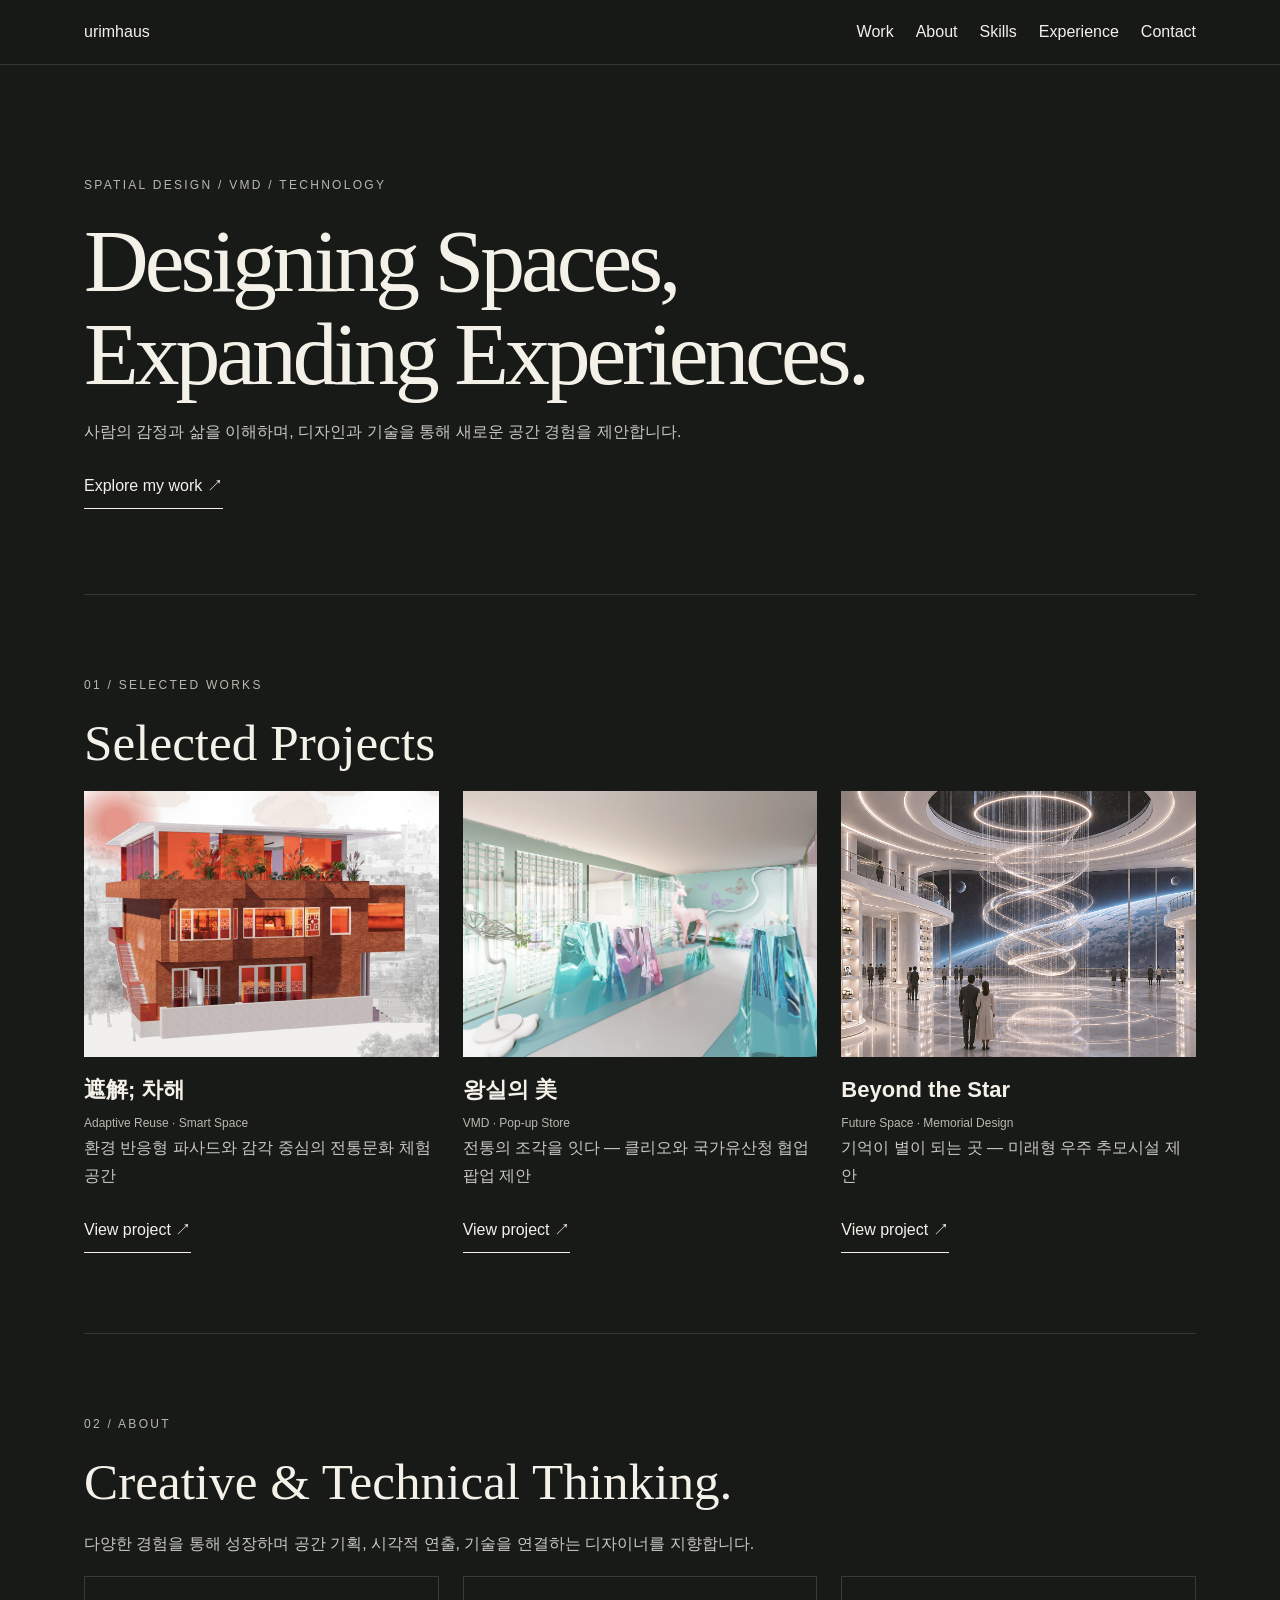
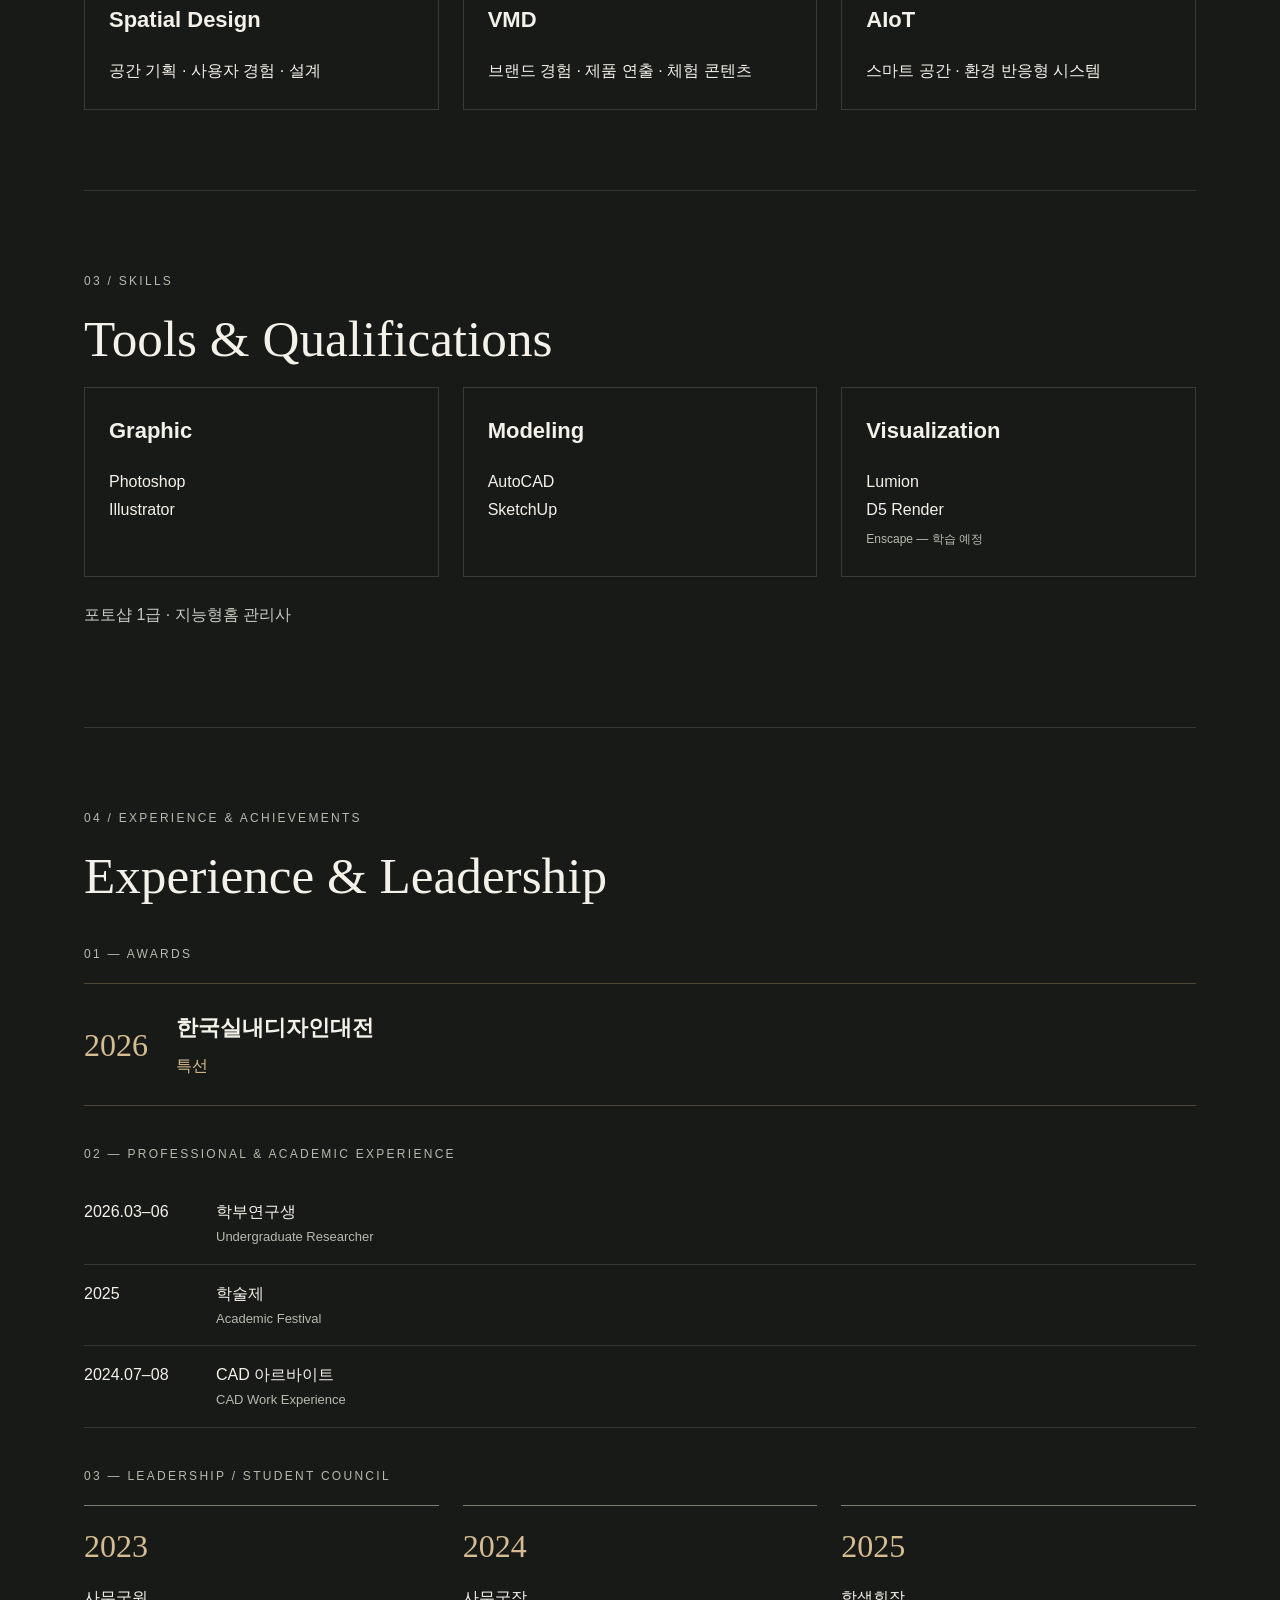
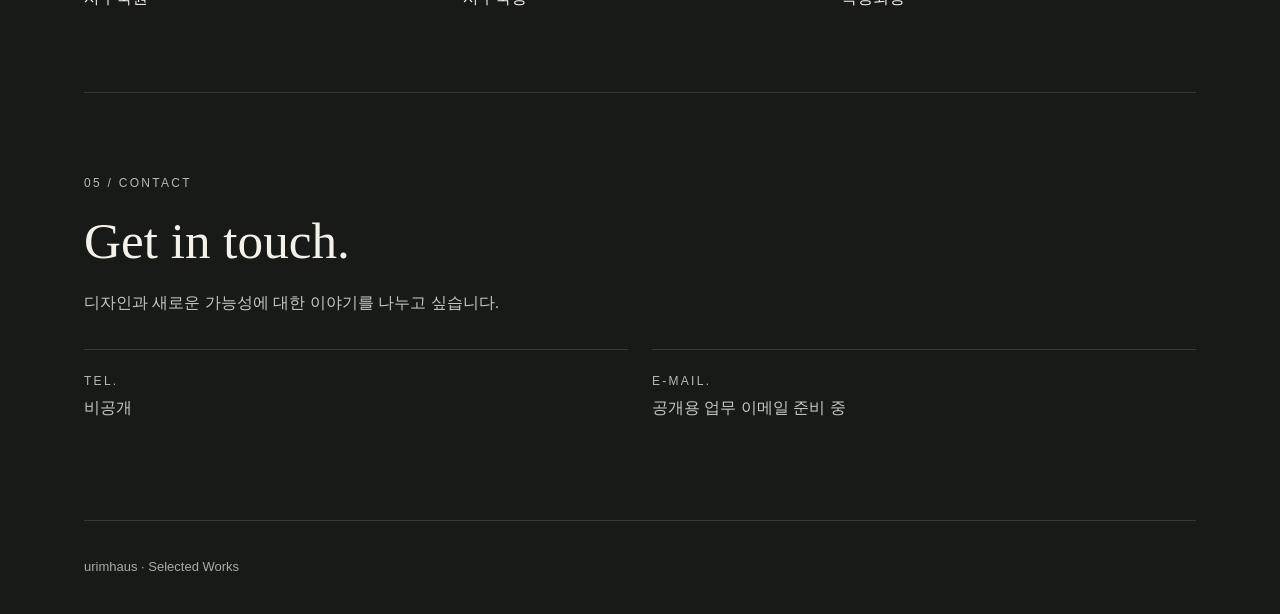
<file: index.html>
<!doctype html><html lang="ko"><head><meta charset="utf-8"><meta name="viewport" content="width=device-width,initial-scale=1"><title>urimhaus | Portfolio</title><link rel="stylesheet" href="style.css"><style>.resume-group{margin-top:38px}.award-line{display:flex;align-items:center;gap:28px;border-block:1px solid #bda47a55;padding:25px 0}.award-year,.lead-grid strong{font-family:Georgia,serif;font-size:32px;font-weight:400;color:#d6bd91}.award-line h3{margin:0 0 4px}.award-label{color:#d6bd91}.resume-group small{display:block;color:#b8b9ad;font-size:13px}.lead-grid,.contact-grid{display:grid;grid-template-columns:repeat(3,minmax(0,1fr));gap:24px}.lead-grid div{border-top:1px solid #777f70;padding-top:12px;display:grid;gap:10px}.contact-grid{grid-template-columns:repeat(2,minmax(0,1fr));margin-top:32px}.contact-grid div{border-top:1px solid #ffffff24;padding-top:16px}.contact-grid p{overflow-wrap:anywhere}@media(max-width:600px){.lead-grid{gap:12px}.contact-grid{grid-template-columns:1fr}.award-line{gap:16px}.lead-grid strong{font-size:25px}}</style></head><body class=""><header><nav><a href="index.html">urimhaus</a><div><a href="index.html#work">Work</a><a href="index.html#about">About</a><a href="index.html#skills">Skills</a><a href="index.html#experience">Experience</a><a href="index.html#contact">Contact</a></div></nav></header><main><section class="hero"><p class="eyebrow">Spatial Design / VMD / Technology</p><h1>Designing Spaces,<br>Expanding Experiences.</h1><p>사람의 감정과 삶을 이해하며, 디자인과 기술을 통해 새로운 공간 경험을 제안합니다.</p><a class="link" href="#work">Explore my work ↗</a></section><section id="work"><p class="eyebrow">01 / Selected works</p><h2>Selected Projects</h2><div class="cards"><a class="card" href="cha.html"><div class="frame"><img src="assets/cha-cover.jpg" alt="遮解; 차해 대표 이미지"></div><h3>遮解; 차해</h3><div class="tag">Adaptive Reuse · Smart Space</div><p>환경 반응형 파사드와 감각 중심의 전통문화 체험 공간</p><span class="link">View project ↗</span></a><a class="card" href="royal.html"><div class="frame"><img src="assets/royal-cover.jpg" alt="왕실의 美 대표 이미지"></div><h3>왕실의 美</h3><div class="tag">VMD · Pop-up Store</div><p>전통의 조각을 잇다 — 클리오와 국가유산청 협업 팝업 제안</p><span class="link">View project ↗</span></a><a class="card" href="star.html"><div class="frame"><img src="assets/star-cover.jpg" alt="Beyond the Star 대표 이미지"></div><h3>Beyond the Star</h3><div class="tag">Future Space · Memorial Design</div><p>기억이 별이 되는 곳 — 미래형 우주 추모시설 제안</p><span class="link">View project ↗</span></a></div></section><section id="about"><p class="eyebrow">02 / About</p><h2>Creative & Technical Thinking.</h2><p>다양한 경험을 통해 성장하며 공간 기획, 시각적 연출, 기술을 연결하는 디자이너를 지향합니다.</p><div class="cols"><div class="panel"><h3>Spatial Design</h3>공간 기획 · 사용자 경험 · 설계</div><div class="panel"><h3>VMD</h3>브랜드 경험 · 제품 연출 · 체험 콘텐츠</div><div class="panel"><h3>AIoT</h3>스마트 공간 · 환경 반응형 시스템</div></div></section><section id="skills"><p class="eyebrow">03 / Skills</p><h2>Tools & Qualifications</h2><div class="cols"><div class="panel"><h3>Graphic</h3>Photoshop<br>Illustrator</div><div class="panel"><h3>Modeling</h3>AutoCAD<br>SketchUp</div><div class="panel"><h3>Visualization</h3>Lumion<br>D5 Render<br><span class="tag">Enscape — 학습 예정</span></div></div><p style="margin-top:24px">포토샵 1급 · 지능형홈 관리사</p></section><section id="experience"><p class="eyebrow">04 / Experience &amp; Achievements</p><h2>Experience &amp; Leadership</h2><div class="resume-group"><p class="eyebrow">01 — Awards</p><div class="award-line"><span class="award-year">2026</span><div><h3>한국실내디자인대전</h3><span class="award-label">특선</span></div></div></div><div class="resume-group"><p class="eyebrow">02 — Professional &amp; Academic Experience</p><div class="timeline"><span>2026.03–06</span><div>학부연구생<small>Undergraduate Researcher</small></div></div><div class="timeline"><span>2025</span><div>학술제<small>Academic Festival</small></div></div><div class="timeline"><span>2024.07–08</span><div>CAD 아르바이트<small>CAD Work Experience</small></div></div></div><div class="resume-group"><p class="eyebrow">03 — Leadership / Student Council</p><div class="lead-grid"><div><strong>2023</strong><span>사무국원</span></div><div><strong>2024</strong><span>사무국장</span></div><div><strong>2025</strong><span>학생회장</span></div></div></div></section><section id="contact"><p class="eyebrow">05 / Contact</p><h2>Get in touch.</h2><p>디자인과 새로운 가능성에 대한 이야기를 나누고 싶습니다.</p><div class="contact-grid"><div><span class="eyebrow">TEL.</span><p>비공개</p></div><div><span class="eyebrow">E-MAIL.</span><p>공개용 업무 이메일 준비 중</p></div></div></section></main><footer>urimhaus · Selected Works</footer></body></html>
</file>
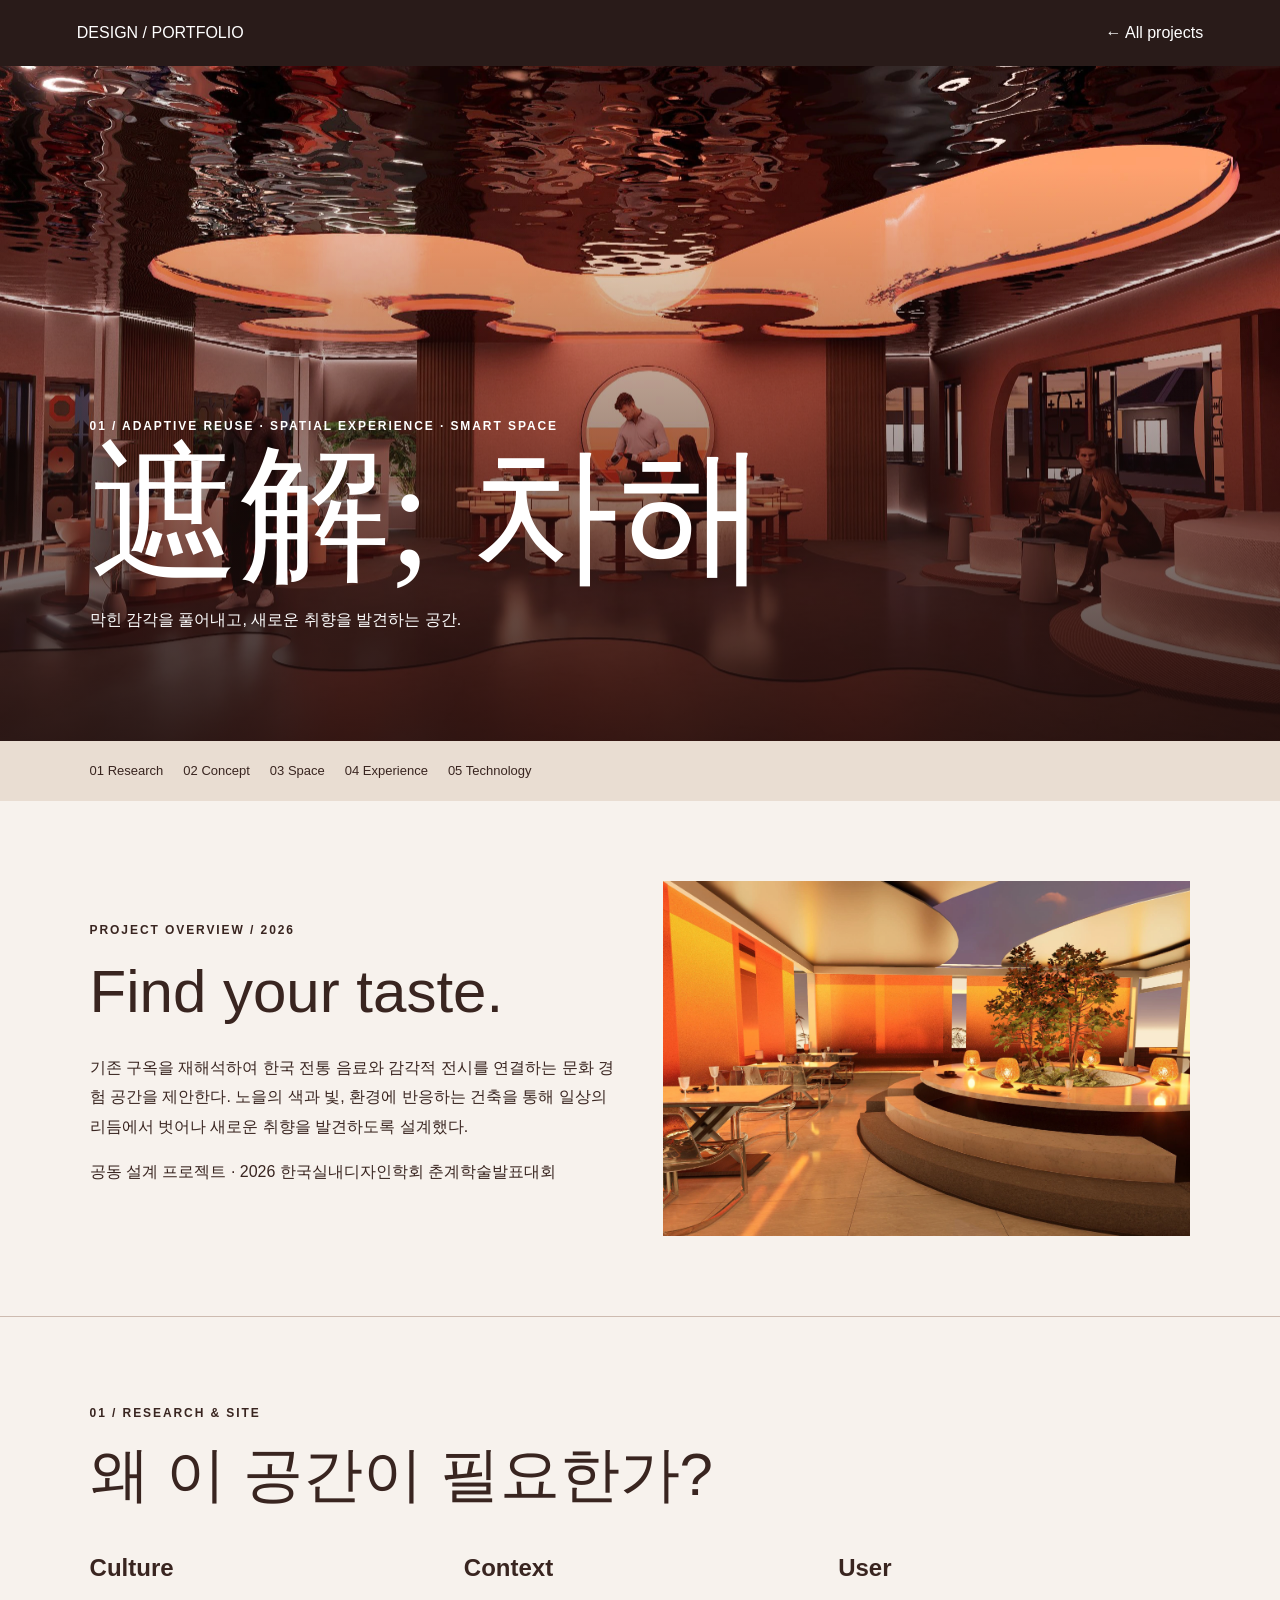
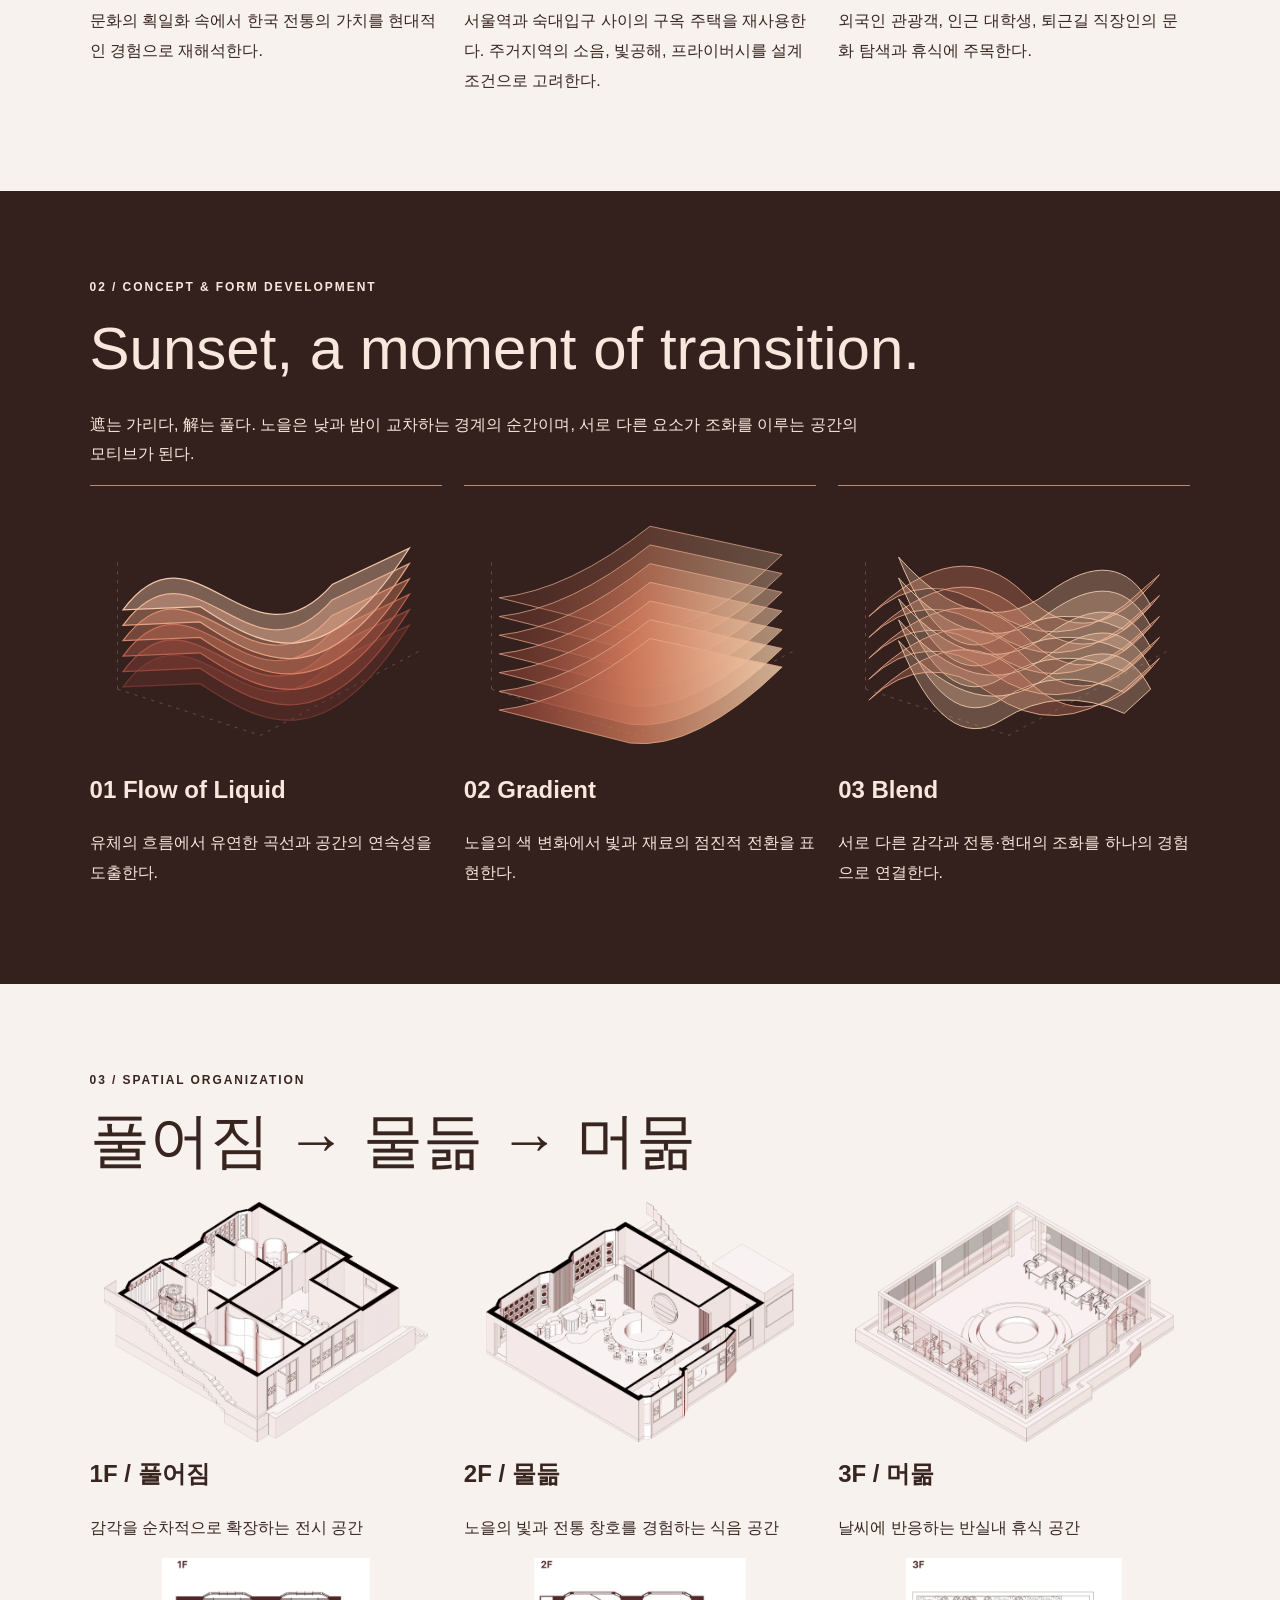
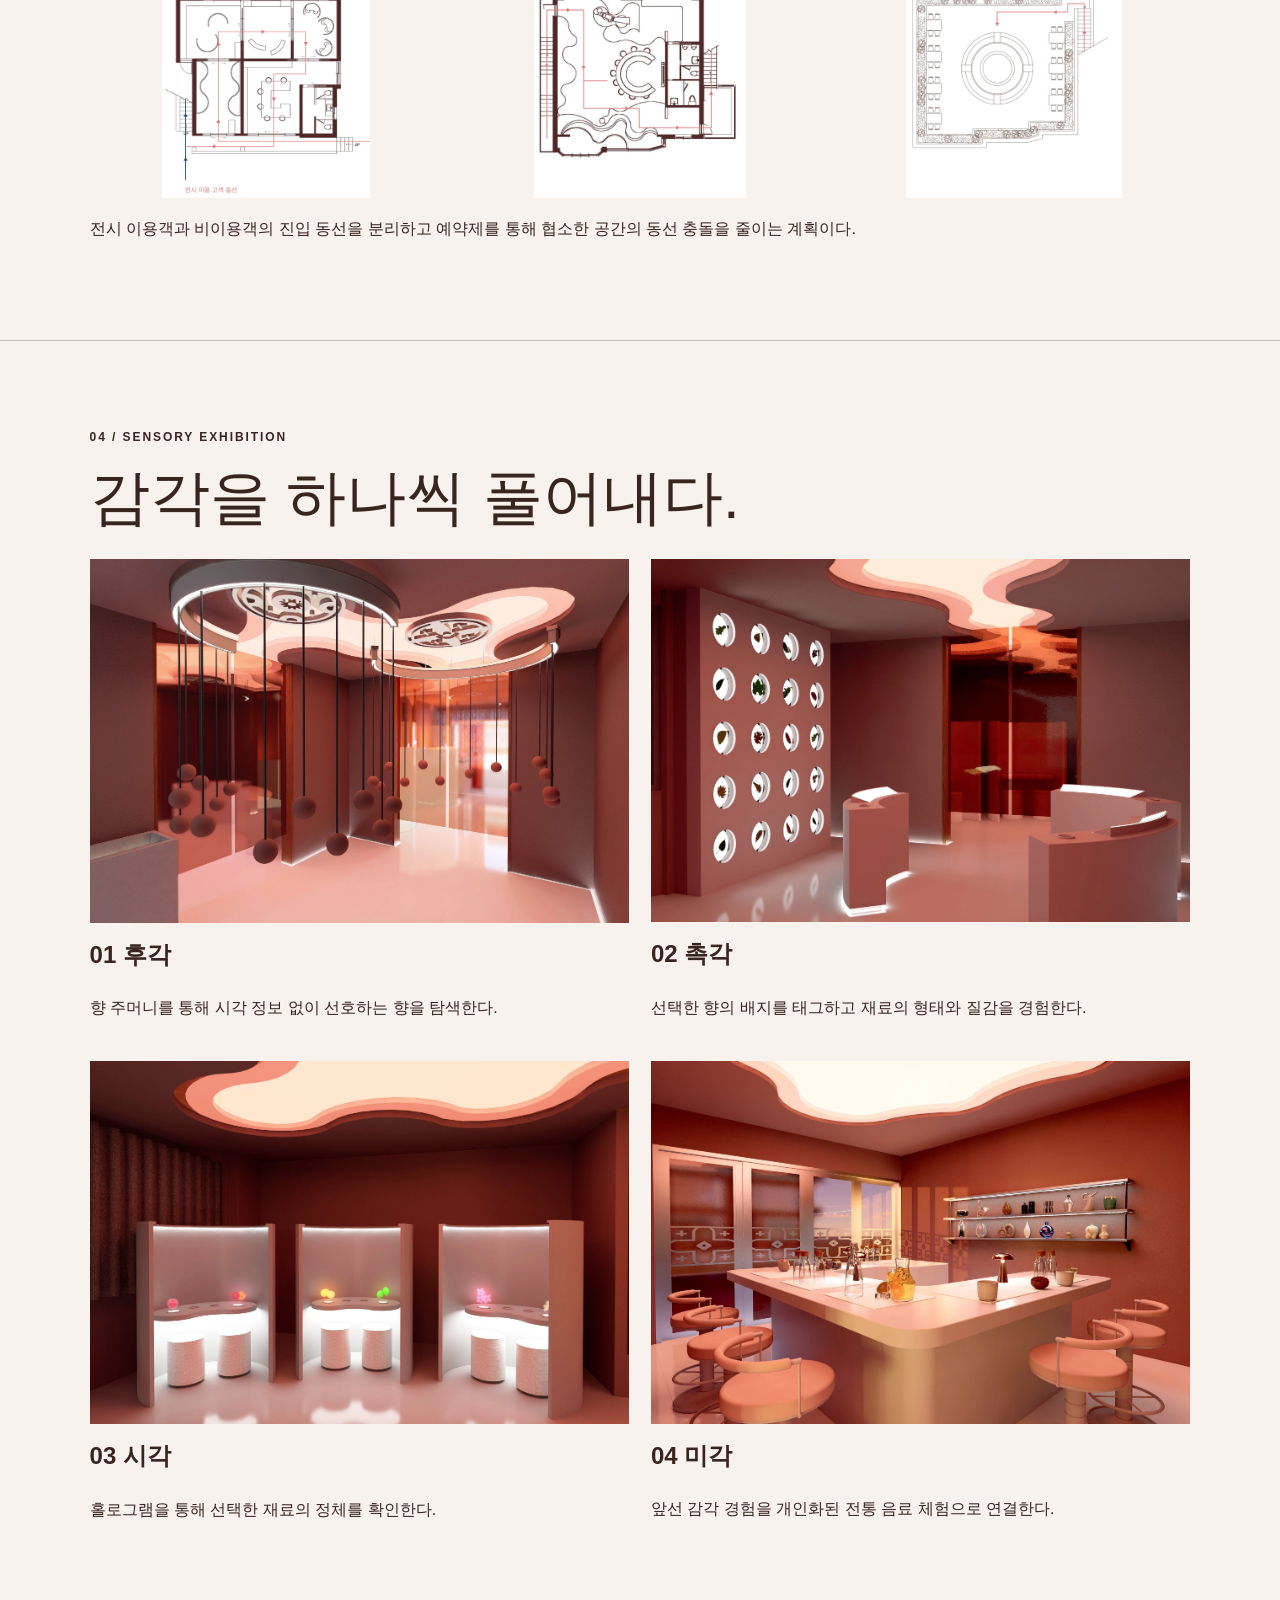
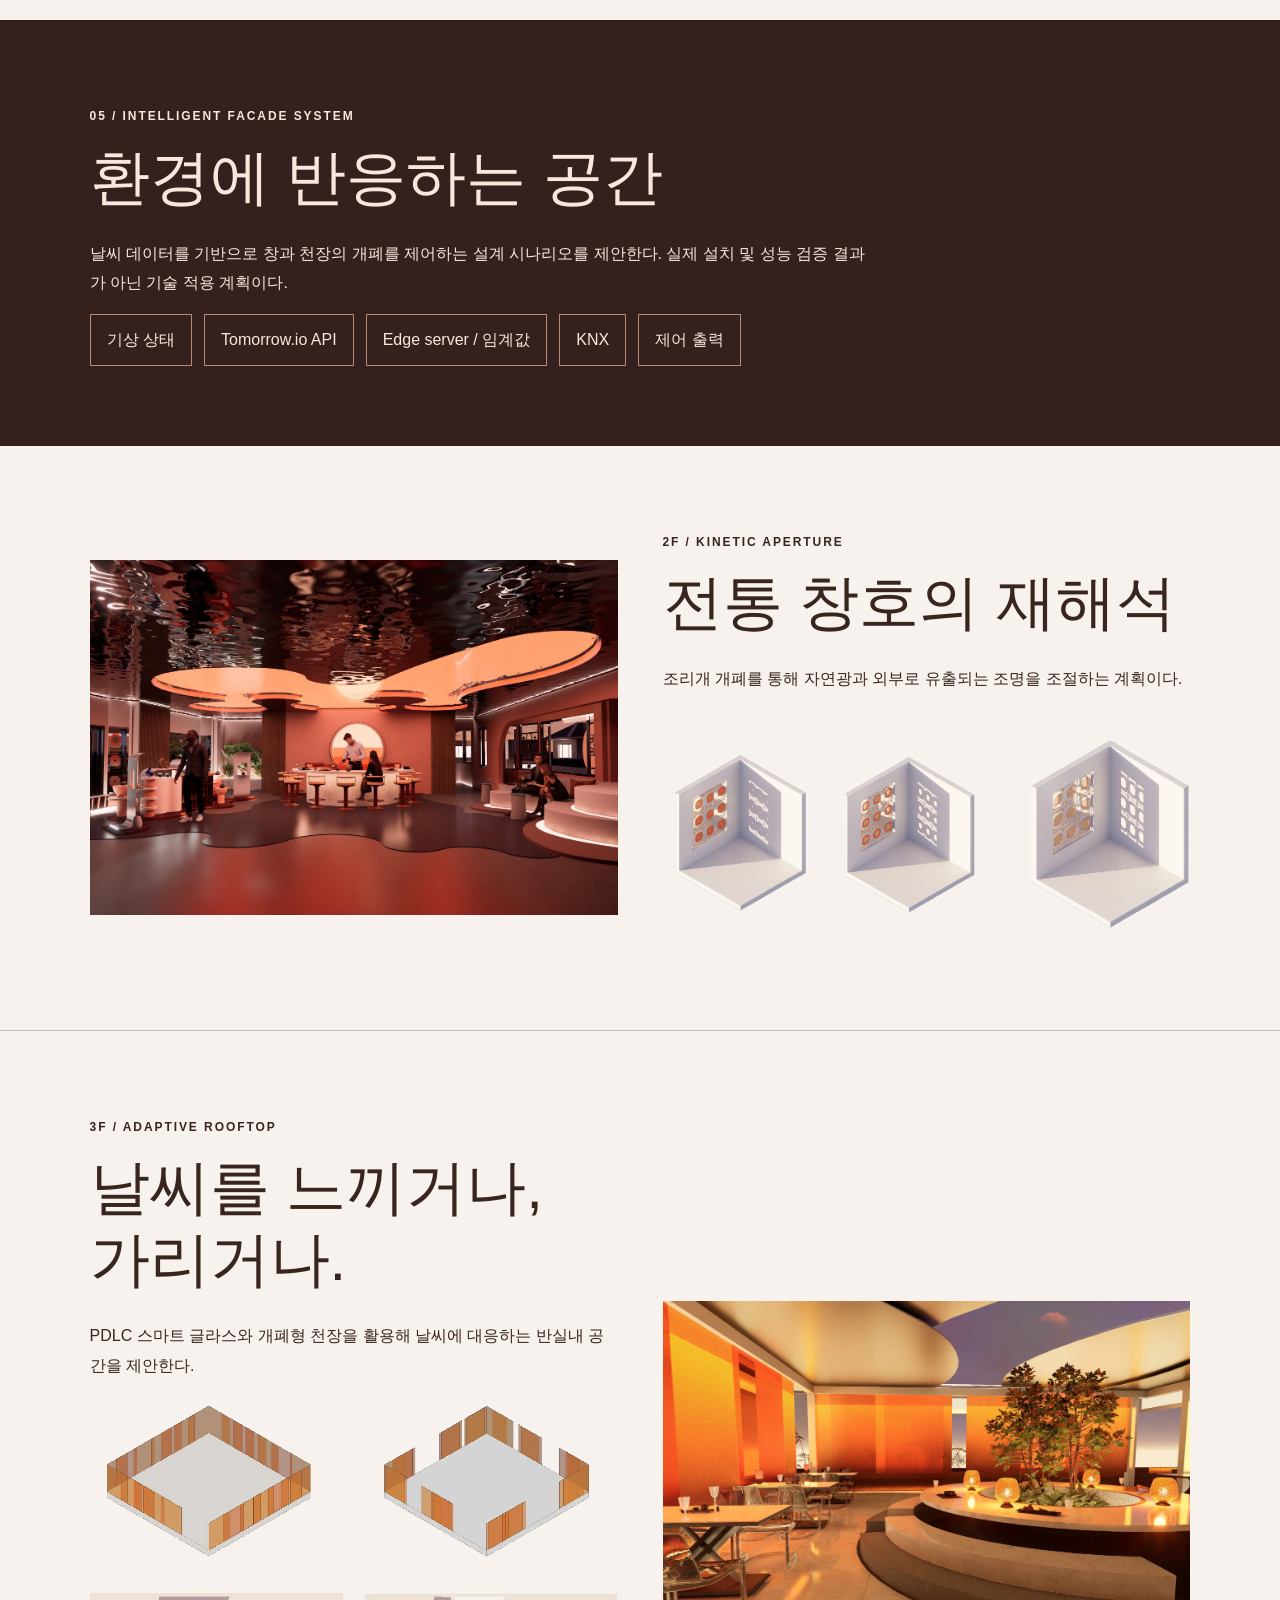
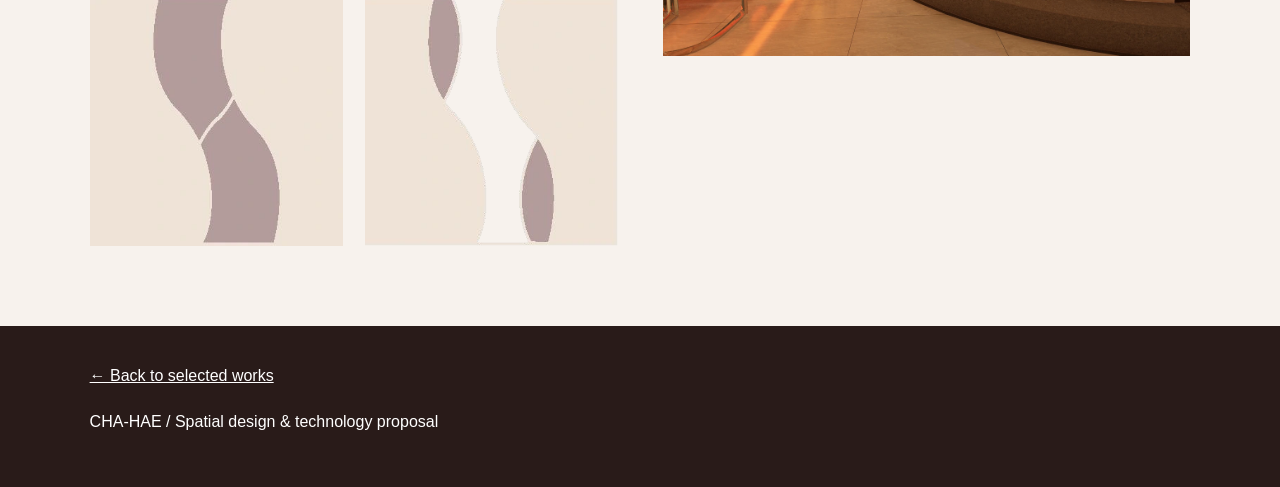
<file: cha.html>
<!doctype html><html lang="ko"><head><meta charset="utf-8"><meta name="viewport" content="width=device-width,initial-scale=1"><title>차해 — Design Process</title><style>
*{box-sizing:border-box}body{margin:0;background:#f7f2ed;color:#392520;font-family:Arial,'Malgun Gothic',sans-serif;line-height:1.85}a{color:inherit}nav{display:flex;justify-content:space-between;padding:18px 6%;background:#291b19;color:white}nav a{text-decoration:none} .hero{min-height:75vh;display:flex;align-items:end;padding:7%;color:white;background:linear-gradient(0deg,#21100ed9,transparent 85%),url('assets/cha/bar.webp') center/cover}h1{font-size:clamp(65px,12vw,150px);line-height:1;margin:0;font-family:Georgia,serif;font-weight:400}h2{font-size:clamp(32px,5vw,60px);line-height:1.2;margin:12px 0 25px;font-weight:400}h3{font-size:24px;margin:10px 0}p{max-width:780px}small,.eyebrow{letter-spacing:.16em;font-size:12px;font-weight:bold;text-transform:uppercase}section{padding:80px 7%;max-width:1500px;margin:auto} .split{display:grid;grid-template-columns:1fr 1fr;gap:45px;align-items:center}.grid{display:grid;grid-template-columns:repeat(3,1fr);gap:22px}.four{grid-template-columns:repeat(2,1fr)}img{width:100%;display:block}figure{margin:0}figcaption{font-size:14px;margin-top:12px} .dark{background:#34211e;color:#f7e7dc;max-width:none}.rule{border-top:1px solid #cdbbb0}.steps{display:flex;flex-wrap:wrap;gap:12px}.steps span{border:1px solid #b68b78;padding:10px 16px}.iso img{height:240px;object-fit:contain}.process svg{width:100%;height:auto;aspect-ratio:320/210;display:block;margin:12px 0 24px}.process article{border-top:1px solid #b68b78;padding-top:15px}.jump{display:flex;gap:20px;flex-wrap:wrap;padding:18px 7%;background:#e9ddd2}.jump a{text-decoration:none;font-size:13px}footer{padding:35px 7%;background:#291b19;color:white}@media(max-width:720px){.split,.grid,.four{grid-template-columns:1fr}section{padding:45px 6%}.hero{min-height:65vh}.iso img{height:210px}}
</style></head><body><nav><a href="index.html">DESIGN / PORTFOLIO</a><a href="index.html#work">← All projects</a></nav><div class="hero"><div><small>01 / Adaptive Reuse · Spatial Experience · Smart Space</small><h1>遮解; 차해</h1><p>막힌 감각을 풀어내고, 새로운 취향을 발견하는 공간.</p></div></div><div class="jump"><a href="#research">01 Research</a><a href="#concept">02 Concept</a><a href="#space">03 Space</a><a href="#experience">04 Experience</a><a href="#technology">05 Technology</a></div>
<section class="split"><div><small>Project overview / 2026</small><h2>Find your taste.</h2><p>기존 구옥을 재해석하여 한국 전통 음료와 감각적 전시를 연결하는 문화 경험 공간을 제안한다. 노을의 색과 빛, 환경에 반응하는 건축을 통해 일상의 리듬에서 벗어나 새로운 취향을 발견하도록 설계했다.</p><p>공동 설계 프로젝트 · 2026 한국실내디자인학회 춘계학술발표대회</p></div><img src="assets/cha/roof.webp" alt="노을을 모티브로 한 루프탑"></section>
<section id="research" class="rule"><small>01 / Research & site</small><h2>왜 이 공간이 필요한가?</h2><div class="grid"><article><h3>Culture</h3><p>문화의 획일화 속에서 한국 전통의 가치를 현대적인 경험으로 재해석한다.</p></article><article><h3>Context</h3><p>서울역과 숙대입구 사이의 구옥 주택을 재사용한다. 주거지역의 소음, 빛공해, 프라이버시를 설계 조건으로 고려한다.</p></article><article><h3>User</h3><p>외국인 관광객, 인근 대학생, 퇴근길 직장인의 문화 탐색과 휴식에 주목한다.</p></article></div></section>
<section id="concept" class="dark"><small>02 / Concept & form development</small><h2>Sunset, a moment of transition.</h2><p>遮는 가리다, 解는 풀다. 노을은 낮과 밤이 교차하는 경계의 순간이며, 서로 다른 요소가 조화를 이루는 공간의 모티브가 된다.</p><div class="grid process"><article><svg viewBox="0 0 320 210" role="img" aria-label="유기적 곡면의 흐름" xmlns="http://www.w3.org/2000/svg"><path d="M25 160 L155 202 L300 125 M25 160 L25 43" fill="none" stroke="#b68b78" stroke-width=".65" stroke-dasharray="3 5" opacity=".55"/><path d="M30 158 C95 70 145 220 220 135 L290 102 C215 220 160 195 100 155 L30 158Z" fill="#74362f" fill-opacity=".38" stroke="#74362f" stroke-width="1.1"/><path d="M30 144 C95 56 145 206 220 121 L290 88 C215 206 160 181 100 141 L30 144Z" fill="#98483c" fill-opacity=".38" stroke="#98483c" stroke-width="1.1"/><path d="M30 130 C95 42 145 192 220 107 L290 74 C215 192 160 167 100 127 L30 130Z" fill="#bd624e" fill-opacity=".38" stroke="#bd624e" stroke-width="1.1"/><path d="M30 116 C95 28 145 178 220 93 L290 60 C215 178 160 153 100 113 L30 116Z" fill="#d88465" fill-opacity=".38" stroke="#d88465" stroke-width="1.1"/><path d="M30 102 C95 14 145 164 220 79 L290 46 C215 164 160 139 100 99 L30 102Z" fill="#e6a384" fill-opacity=".38" stroke="#e6a384" stroke-width="1.1"/><path d="M30 88 C95 0 145 150 220 65 L290 32 C215 150 160 125 100 85 L30 88Z" fill="#f2c6a8" fill-opacity=".38" stroke="#f2c6a8" stroke-width="1.1"/></svg><h3>01 Flow of Liquid</h3><p>유체의 흐름에서 유연한 곡선과 공간의 연속성을 도출한다.</p></article><article><svg viewBox="0 0 320 210" role="img" aria-label="빛과 색의 점진적 레이어" xmlns="http://www.w3.org/2000/svg"><path d="M25 160 L155 202 L300 125 M25 160 L25 43" fill="none" stroke="#b68b78" stroke-width=".65" stroke-dasharray="3 5" opacity=".55"/><defs><linearGradient id="sun-layer"><stop stop-color="#81392f"/><stop offset=".48" stop-color="#ce795b"/><stop offset="1" stop-color="#f7d5b1"/></linearGradient></defs><path d="M32 77 L151 107 Q211 114 289 38 L169 12 Q96 70 32 77Z" fill="url(#sun-layer)" fill-opacity="0.25" stroke="#e7ad8c" stroke-width=".65"/><path d="M32 94 L151 124 Q211 131 289 55 L169 29 Q96 87 32 94Z" fill="url(#sun-layer)" fill-opacity="0.33999999999999997" stroke="#e7ad8c" stroke-width=".65"/><path d="M32 111 L151 141 Q211 148 289 72 L169 46 Q96 104 32 111Z" fill="url(#sun-layer)" fill-opacity="0.43" stroke="#e7ad8c" stroke-width=".65"/><path d="M32 128 L151 158 Q211 165 289 89 L169 63 Q96 121 32 128Z" fill="url(#sun-layer)" fill-opacity="0.52" stroke="#e7ad8c" stroke-width=".65"/><path d="M32 145 L151 175 Q211 182 289 106 L169 80 Q96 138 32 145Z" fill="url(#sun-layer)" fill-opacity="0.61" stroke="#e7ad8c" stroke-width=".65"/><path d="M32 162 L151 192 Q211 199 289 123 L169 97 Q96 155 32 162Z" fill="url(#sun-layer)" fill-opacity="0.7" stroke="#e7ad8c" stroke-width=".65"/><path d="M32 179 L151 209 Q211 216 289 140 L169 114 Q96 172 32 179Z" fill="url(#sun-layer)" fill-opacity="0.79" stroke="#e7ad8c" stroke-width=".65"/></svg><h3>02 Gradient</h3><p>노을의 색 변화에서 빛과 재료의 점진적 전환을 표현한다.</p></article><article><svg viewBox="0 0 320 210" role="img" aria-label="교차하는 곡면의 융합" xmlns="http://www.w3.org/2000/svg"><path d="M25 160 L155 202 L300 125 M25 160 L25 43" fill="none" stroke="#b68b78" stroke-width=".65" stroke-dasharray="3 5" opacity=".55"/><path d="M28 94 Q110 14 170 74 T292 56 L260 84 Q198 130 139 88 T28 94Z" fill="#d17c60" fill-opacity=".32" stroke="#e8a88a" stroke-width=".8"/><path d="M55 40 Q126 120 190 73 T284 84 L260 106 Q201 79 149 112 T55 40Z" fill="#f2c9a8" fill-opacity=".27" stroke="#f2c9a8" stroke-width=".8"/><path d="M28 113 Q110 33 170 93 T292 75 L260 103 Q198 149 139 107 T28 113Z" fill="#d17c60" fill-opacity=".32" stroke="#e8a88a" stroke-width=".8"/><path d="M55 59 Q126 139 190 92 T284 103 L260 125 Q201 98 149 131 T55 59Z" fill="#f2c9a8" fill-opacity=".27" stroke="#f2c9a8" stroke-width=".8"/><path d="M28 132 Q110 52 170 112 T292 94 L260 122 Q198 168 139 126 T28 132Z" fill="#d17c60" fill-opacity=".32" stroke="#e8a88a" stroke-width=".8"/><path d="M55 78 Q126 158 190 111 T284 122 L260 144 Q201 117 149 150 T55 78Z" fill="#f2c9a8" fill-opacity=".27" stroke="#f2c9a8" stroke-width=".8"/><path d="M28 151 Q110 71 170 131 T292 113 L260 141 Q198 187 139 145 T28 151Z" fill="#d17c60" fill-opacity=".32" stroke="#e8a88a" stroke-width=".8"/><path d="M55 97 Q126 177 190 130 T284 141 L260 163 Q201 136 149 169 T55 97Z" fill="#f2c9a8" fill-opacity=".27" stroke="#f2c9a8" stroke-width=".8"/><path d="M28 170 Q110 90 170 150 T292 132 L260 160 Q198 206 139 164 T28 170Z" fill="#d17c60" fill-opacity=".32" stroke="#e8a88a" stroke-width=".8"/><path d="M55 116 Q126 196 190 149 T284 160 L260 182 Q201 155 149 188 T55 116Z" fill="#f2c9a8" fill-opacity=".27" stroke="#f2c9a8" stroke-width=".8"/></svg><h3>03 Blend</h3><p>서로 다른 감각과 전통·현대의 조화를 하나의 경험으로 연결한다.</p></article></div></section>
<section id="space"><small>03 / Spatial organization</small><h2>풀어짐 → 물듦 → 머묾</h2><div class="grid iso">
<figure><img src="assets/cha/iso1.webp" alt="1층 아이소메트릭"><h3>1F / 풀어짐</h3><p>감각을 순차적으로 확장하는 전시 공간</p><a href="assets/cha/plan1.png" target="_blank"><img src="assets/cha/plan1.png" alt="1층 평면도"></a></figure><figure><img src="assets/cha/iso2.webp" alt="2층 아이소메트릭"><h3>2F / 물듦</h3><p>노을의 빛과 전통 창호를 경험하는 식음 공간</p><a href="assets/cha/plan2.png" target="_blank"><img src="assets/cha/plan2.png" alt="2층 평면도"></a></figure><figure><img src="assets/cha/iso3.webp" alt="3층 아이소메트릭"><h3>3F / 머묾</h3><p>날씨에 반응하는 반실내 휴식 공간</p><a href="assets/cha/plan3.png" target="_blank"><img src="assets/cha/plan3.png" alt="3층 평면도"></a></figure></div><p>전시 이용객과 비이용객의 진입 동선을 분리하고 예약제를 통해 협소한 공간의 동선 충돌을 줄이는 계획이다.</p></section><section id="experience" class="rule"><small>04 / Sensory exhibition</small><h2>감각을 하나씩 풀어내다.</h2><div class="grid four"><figure><a href="assets/cha/smell.webp" target="_blank"><img loading="lazy" src="assets/cha/smell.webp" alt="01 후각 전시 렌더링"></a><h3>01 후각</h3><p>향 주머니를 통해 시각 정보 없이 선호하는 향을 탐색한다.</p></figure><figure><a href="assets/cha/touch.webp" target="_blank"><img loading="lazy" src="assets/cha/touch.webp" alt="02 촉각 전시 렌더링"></a><h3>02 촉각</h3><p>선택한 향의 배지를 태그하고 재료의 형태와 질감을 경험한다.</p></figure><figure><a href="assets/cha/visual.webp" target="_blank"><img loading="lazy" src="assets/cha/visual.webp" alt="03 시각 전시 렌더링"></a><h3>03 시각</h3><p>홀로그램을 통해 선택한 재료의 정체를 확인한다.</p></figure><figure><a href="assets/cha/class.webp" target="_blank"><img loading="lazy" src="assets/cha/class.webp" alt="04 미각 전시 렌더링"></a><h3>04 미각</h3><p>앞선 감각 경험을 개인화된 전통 음료 체험으로 연결한다.</p></figure></div></section><section id="technology" class="dark"><small>05 / Intelligent facade system</small><h2>환경에 반응하는 공간</h2><p>날씨 데이터를 기반으로 창과 천장의 개폐를 제어하는 설계 시나리오를 제안한다. 실제 설치 및 성능 검증 결과가 아닌 기술 적용 계획이다.</p><div class="steps"><span>기상 상태</span><span>Tomorrow.io API</span><span>Edge server / 임계값</span><span>KNX</span><span>제어 출력</span></div></section><section><div class="split"><img src="assets/cha/bar.webp" alt="2층 공간"><div><small>2F / Kinetic aperture</small><h2>전통 창호의 재해석</h2><p>조리개 개폐를 통해 자연광과 외부로 유출되는 조명을 조절하는 계획이다.</p><div class="grid iso"><figure><img src="assets/cha/aperture1.webp" alt="조리개 상태 1"></figure><figure><img src="assets/cha/aperture2.webp" alt="조리개 상태 2"></figure><figure><img src="assets/cha/aperture3.webp" alt="조리개 상태 3"></figure></div></div></div></section><section class="rule"><div class="split"><div><small>3F / Adaptive rooftop</small><h2>날씨를 느끼거나, 가리거나.</h2><p>PDLC 스마트 글라스와 개폐형 천장을 활용해 날씨에 대응하는 반실내 공간을 제안한다.</p><div class="grid four"><figure><img src="assets/cha/window-closed.webp" alt="window-closed"></figure><figure><img src="assets/cha/window-open.webp" alt="window-open"></figure><figure><img src="assets/cha/ceiling-closed.webp" alt="ceiling-closed"></figure><figure><img src="assets/cha/ceiling-open.webp" alt="ceiling-open"></figure></div></div><img src="assets/cha/roof.webp" alt="루프탑 공간"></div></section><footer><a href="index.html#work">← Back to selected works</a><p>CHA-HAE / Spatial design & technology proposal</p></footer></body></html>
</file>
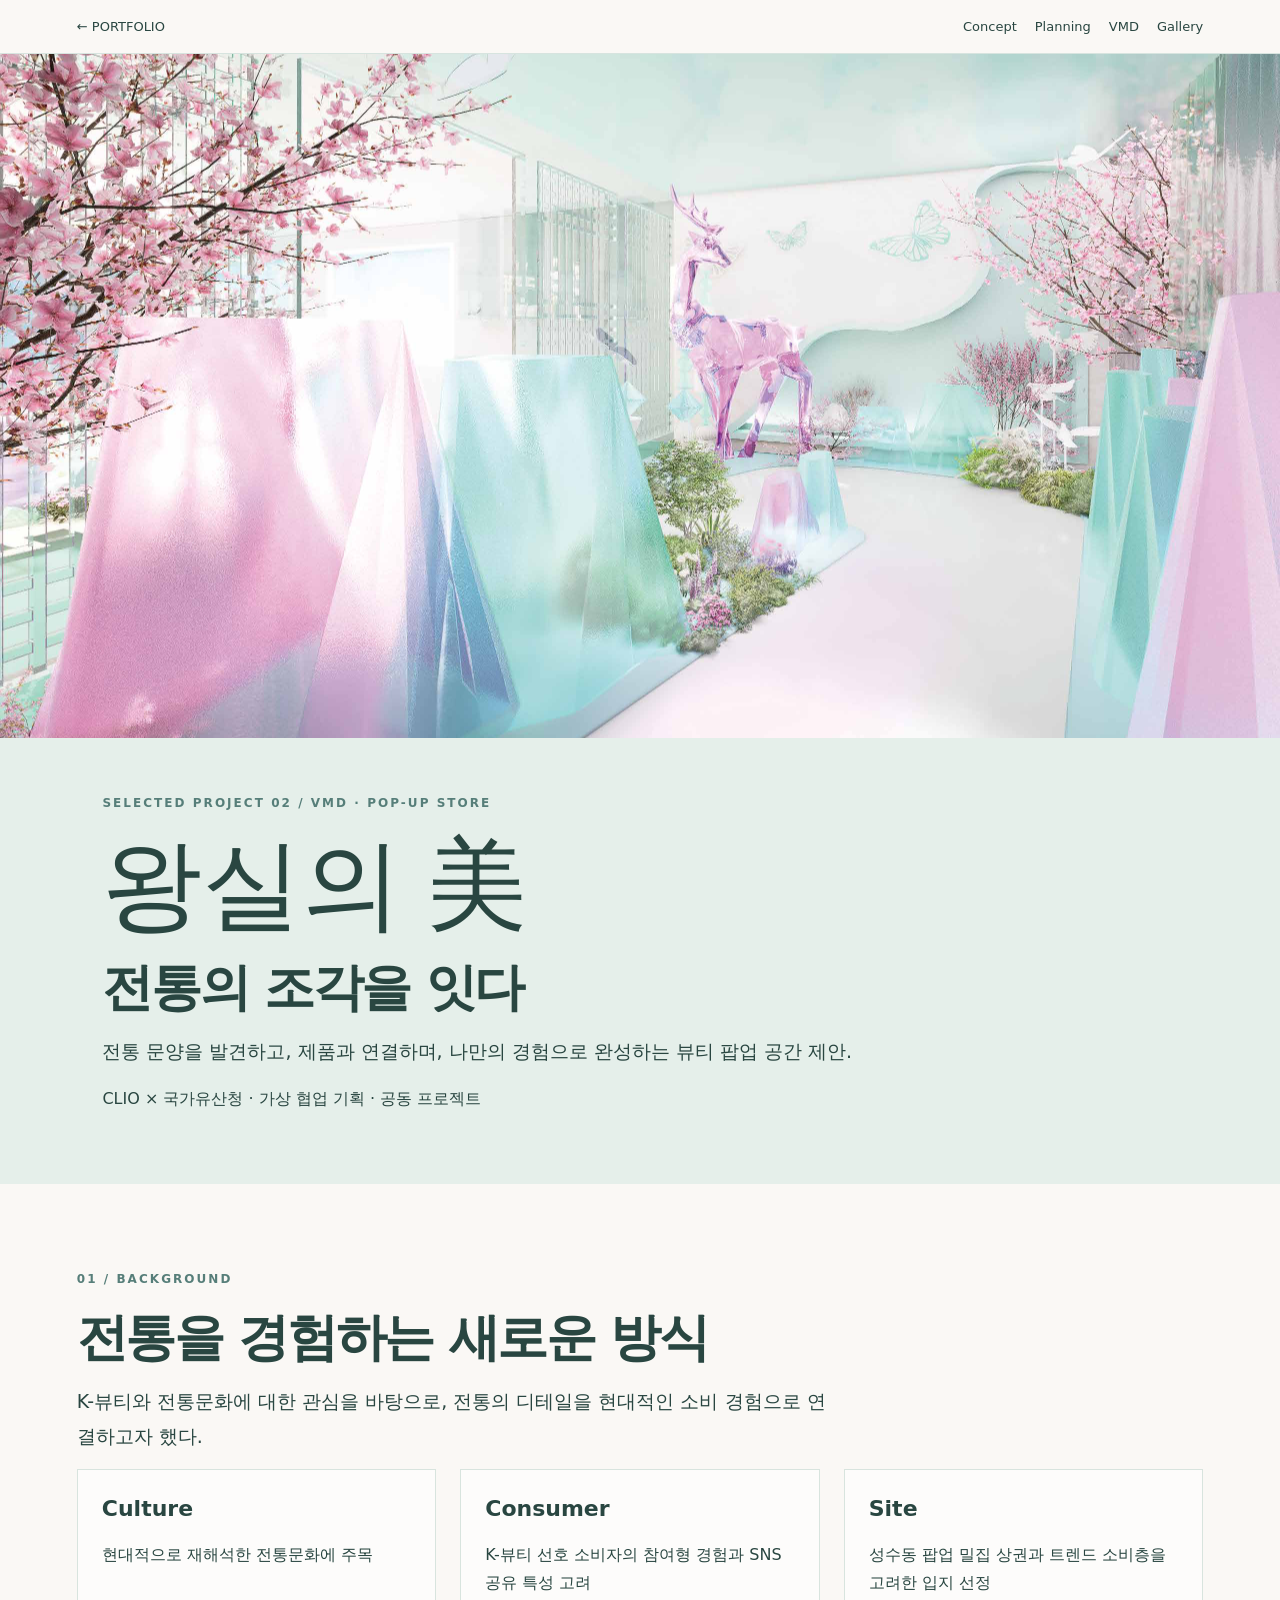
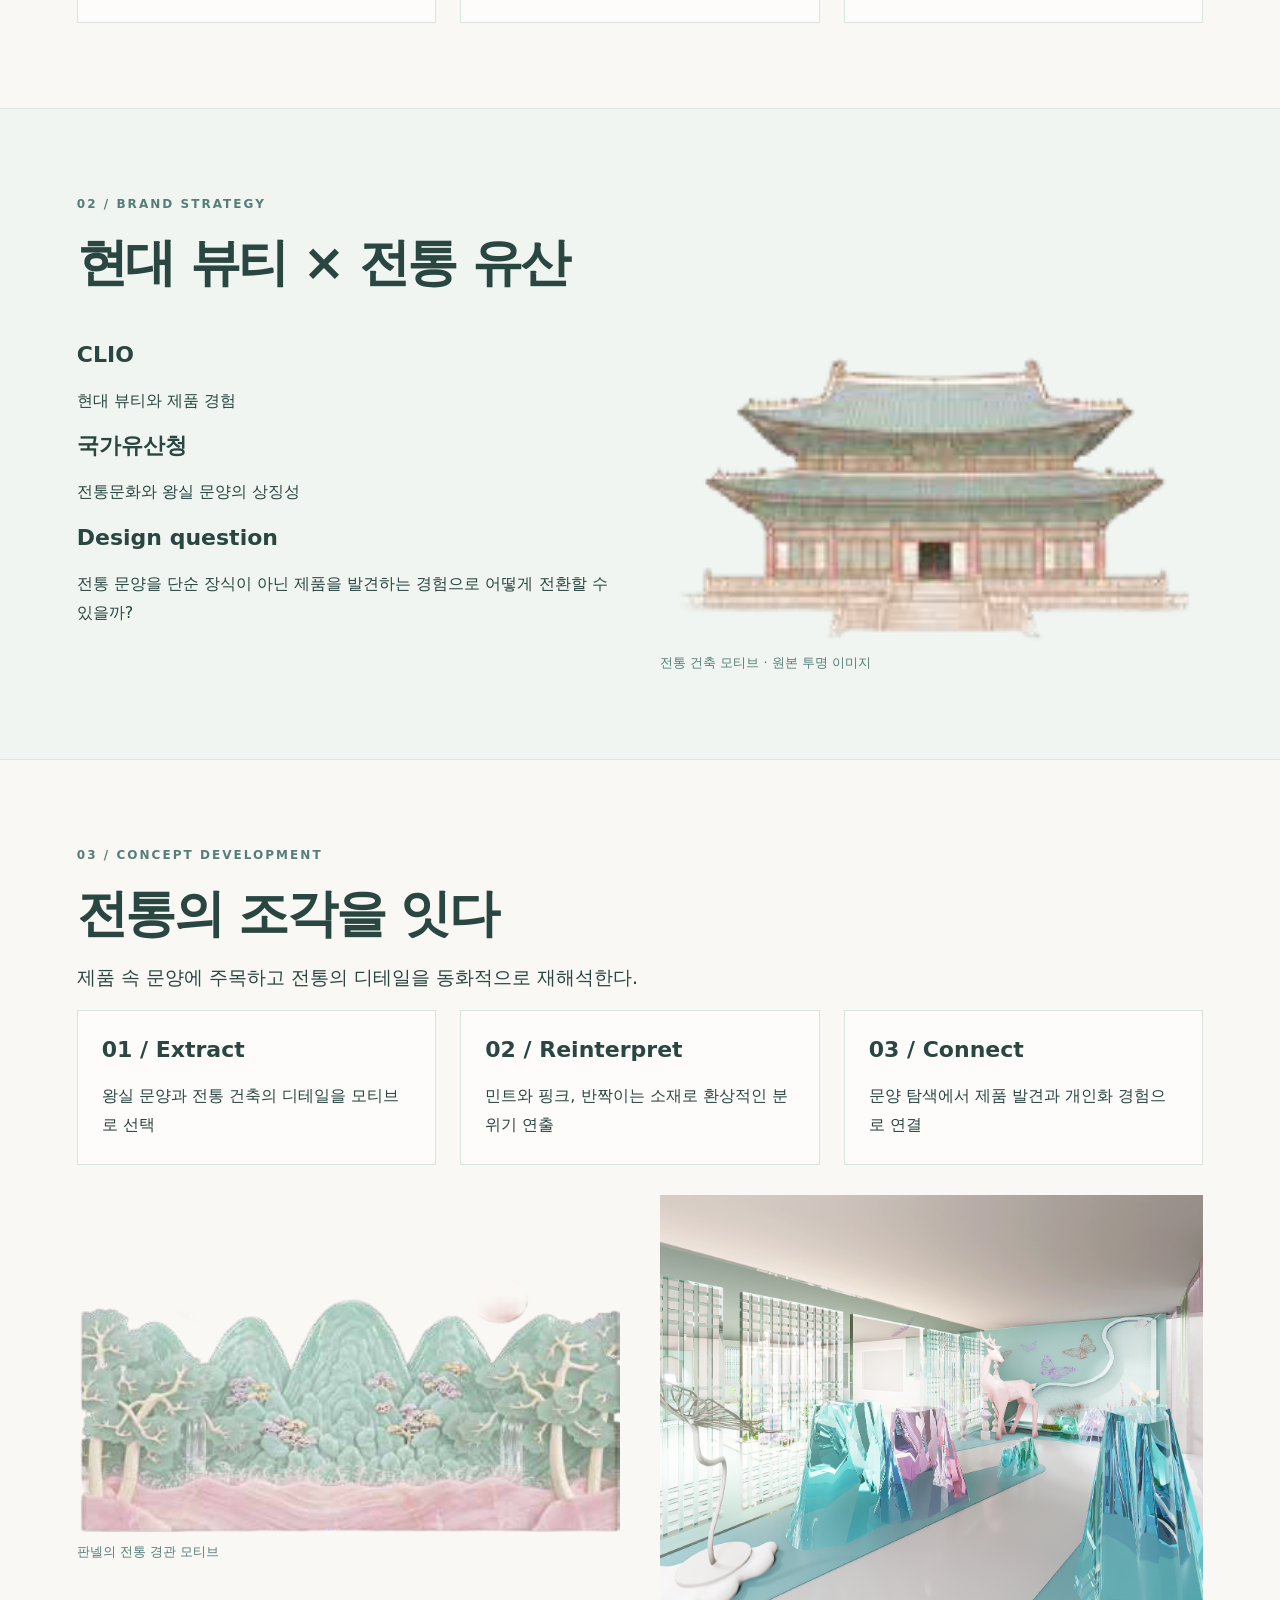
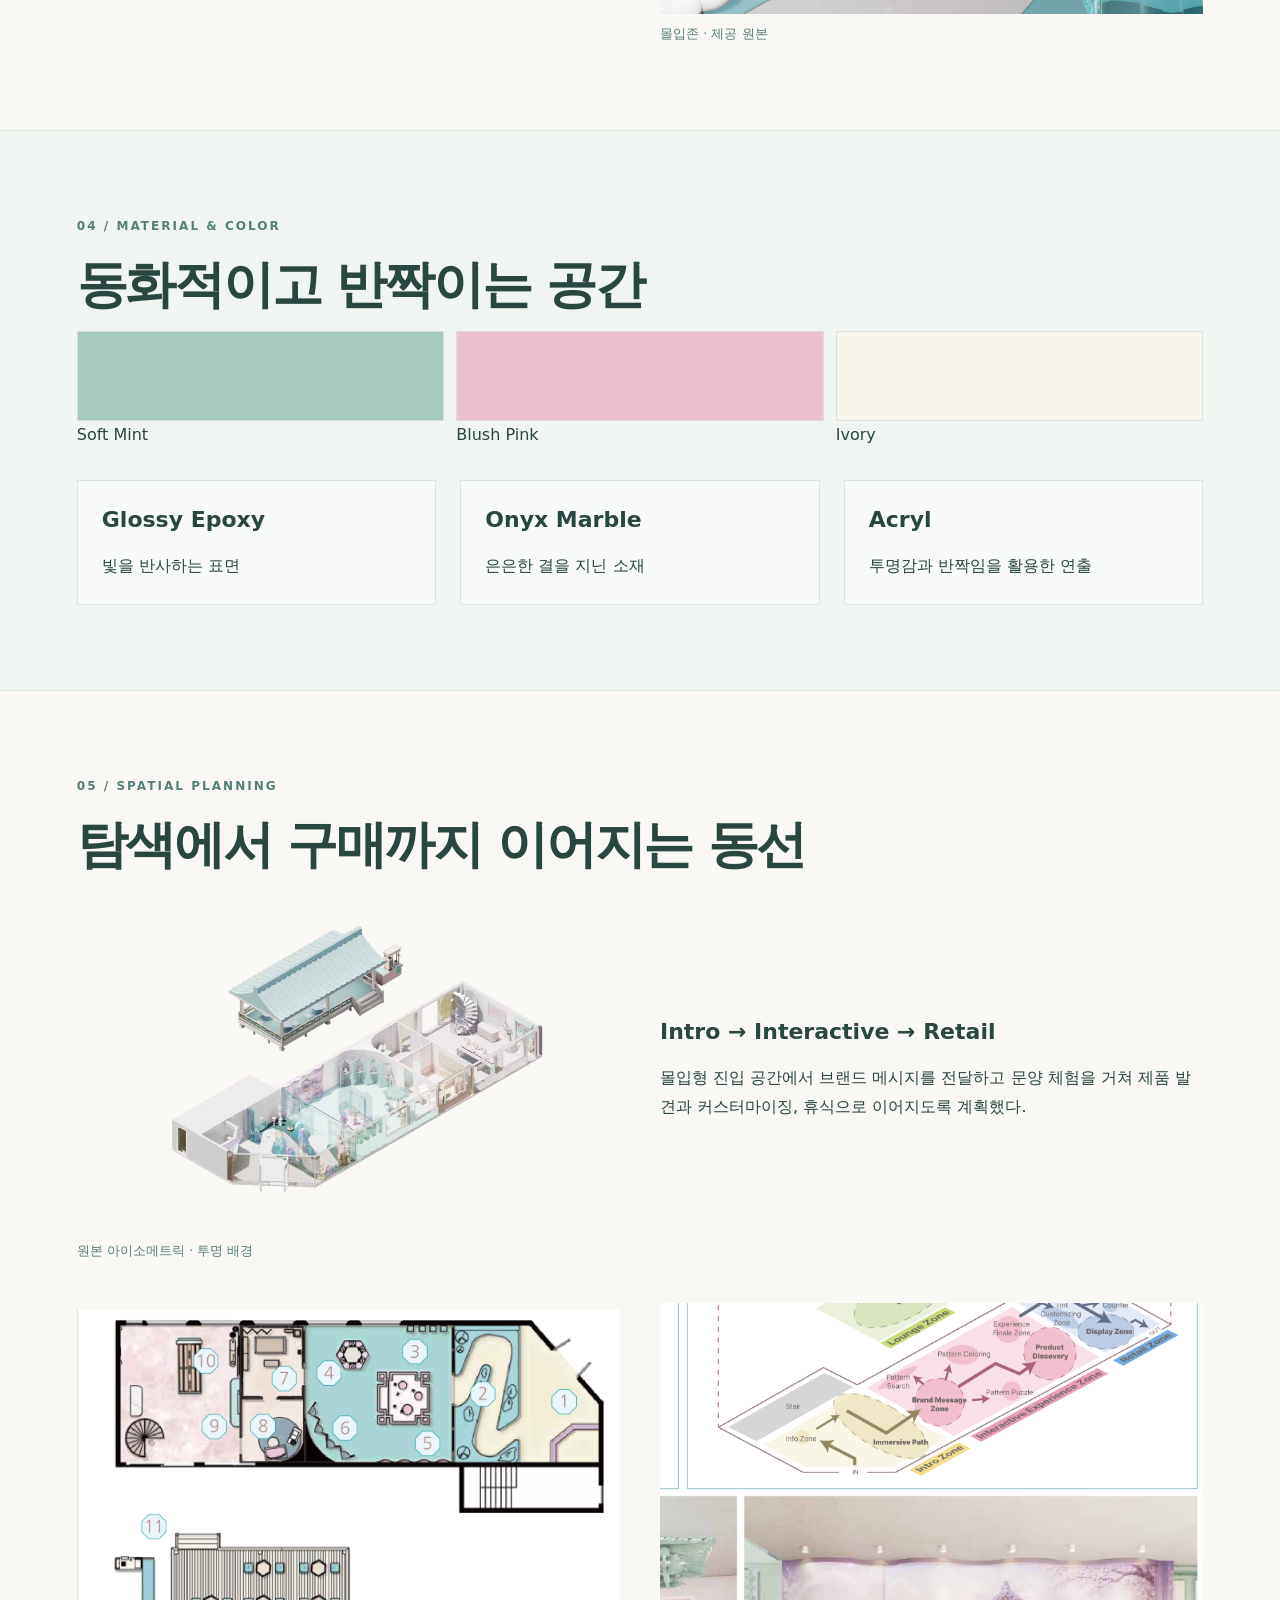
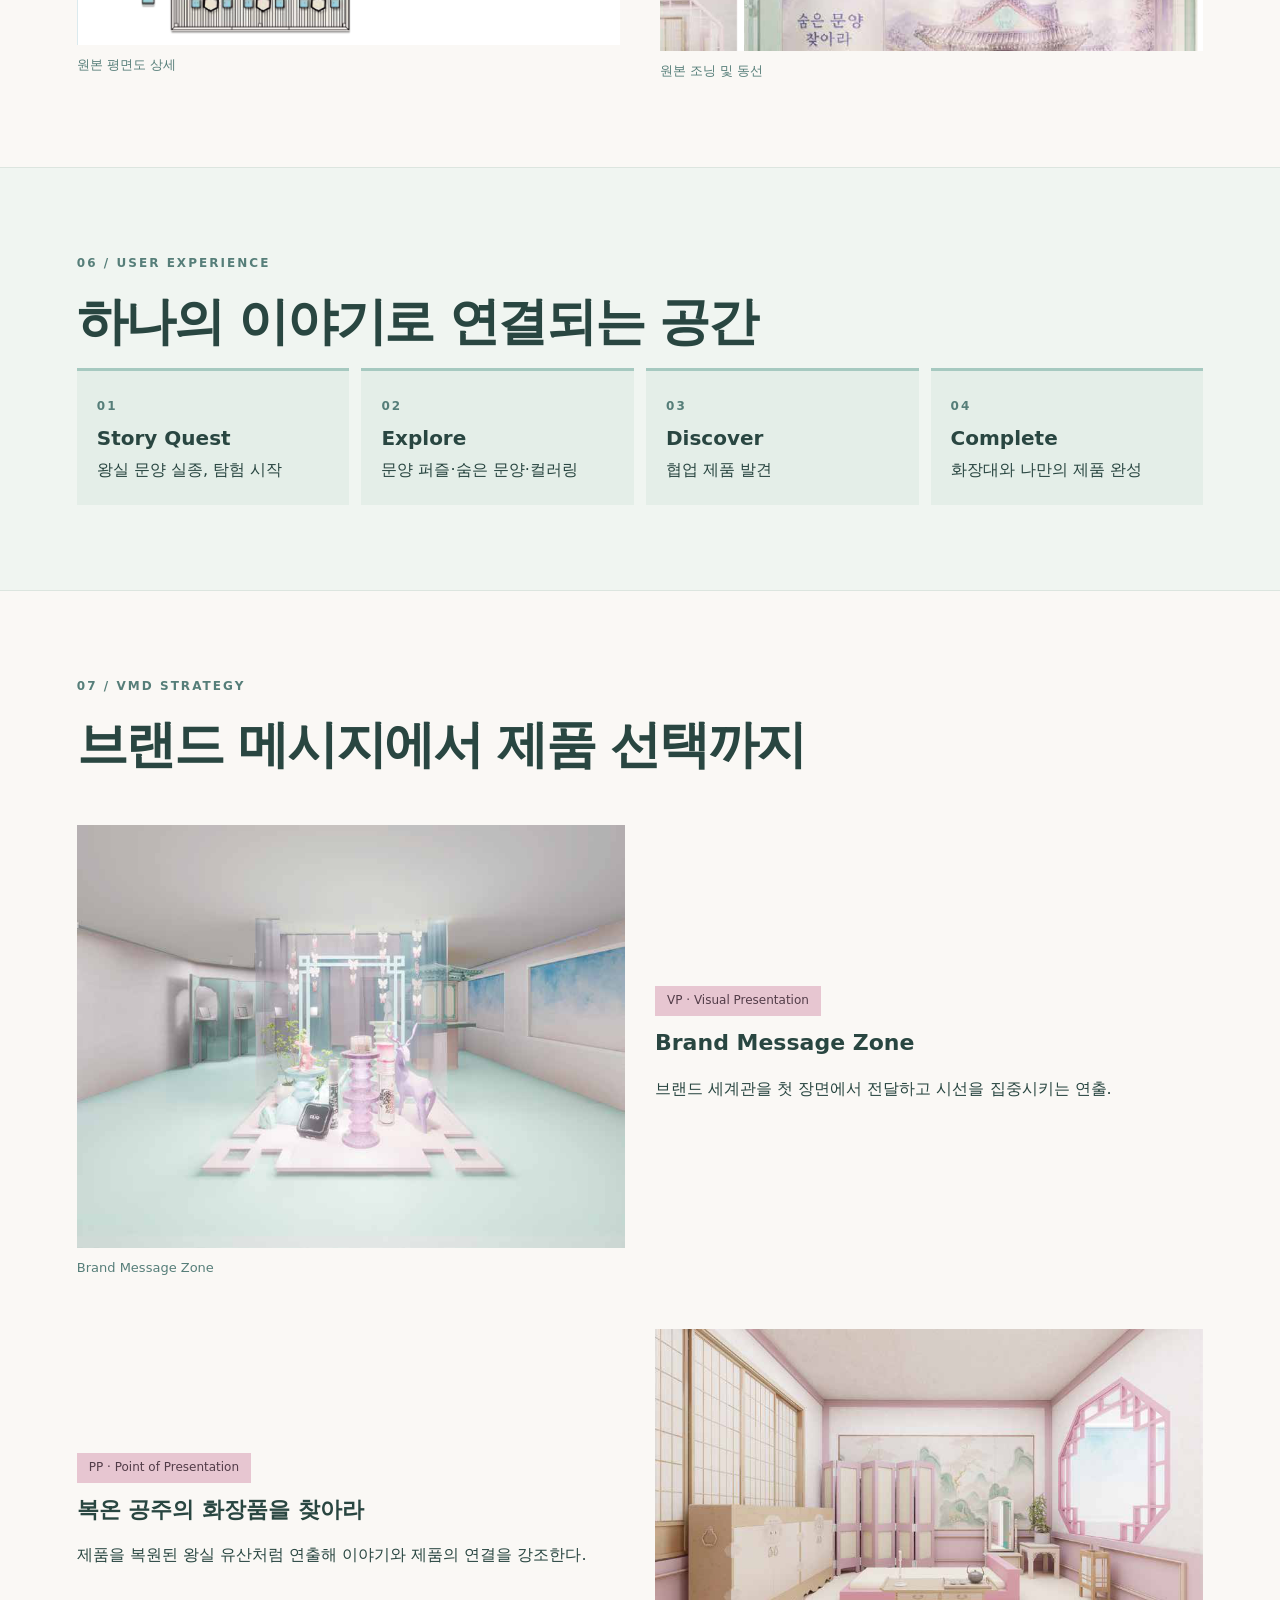
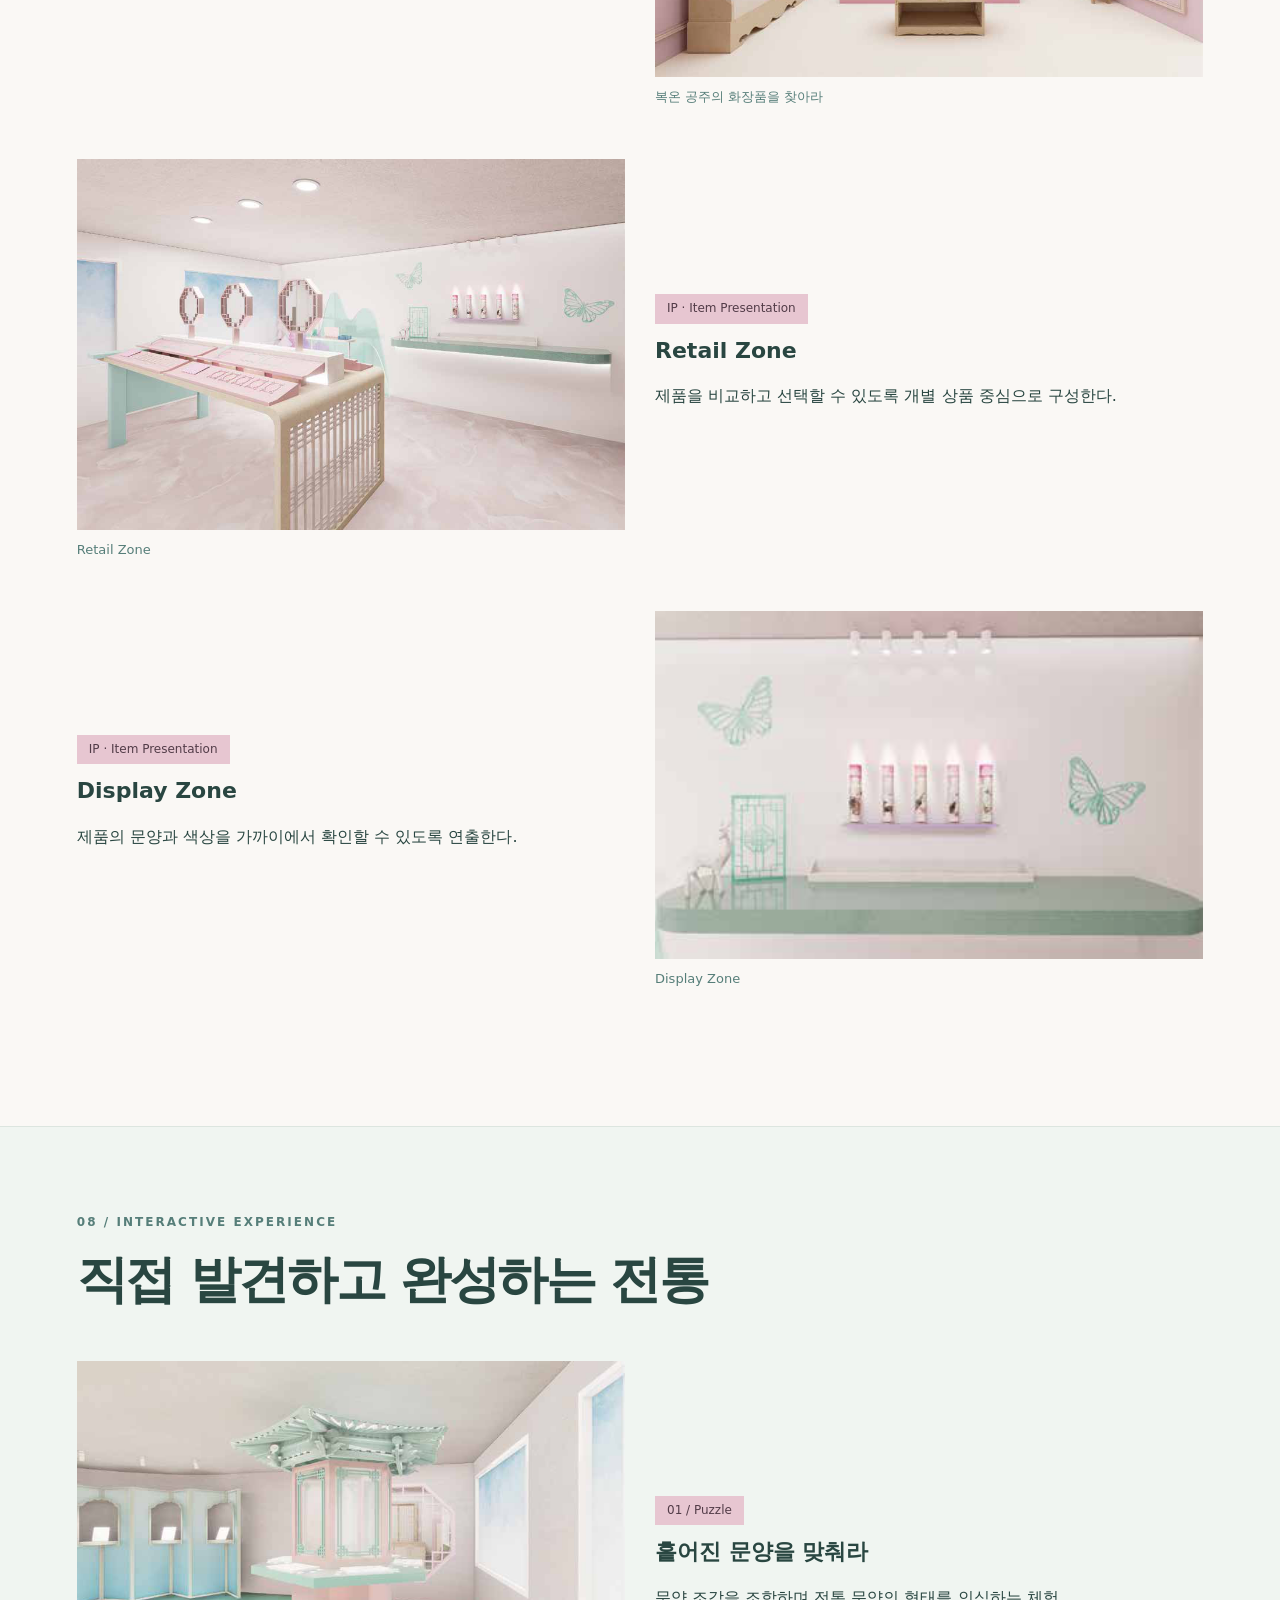
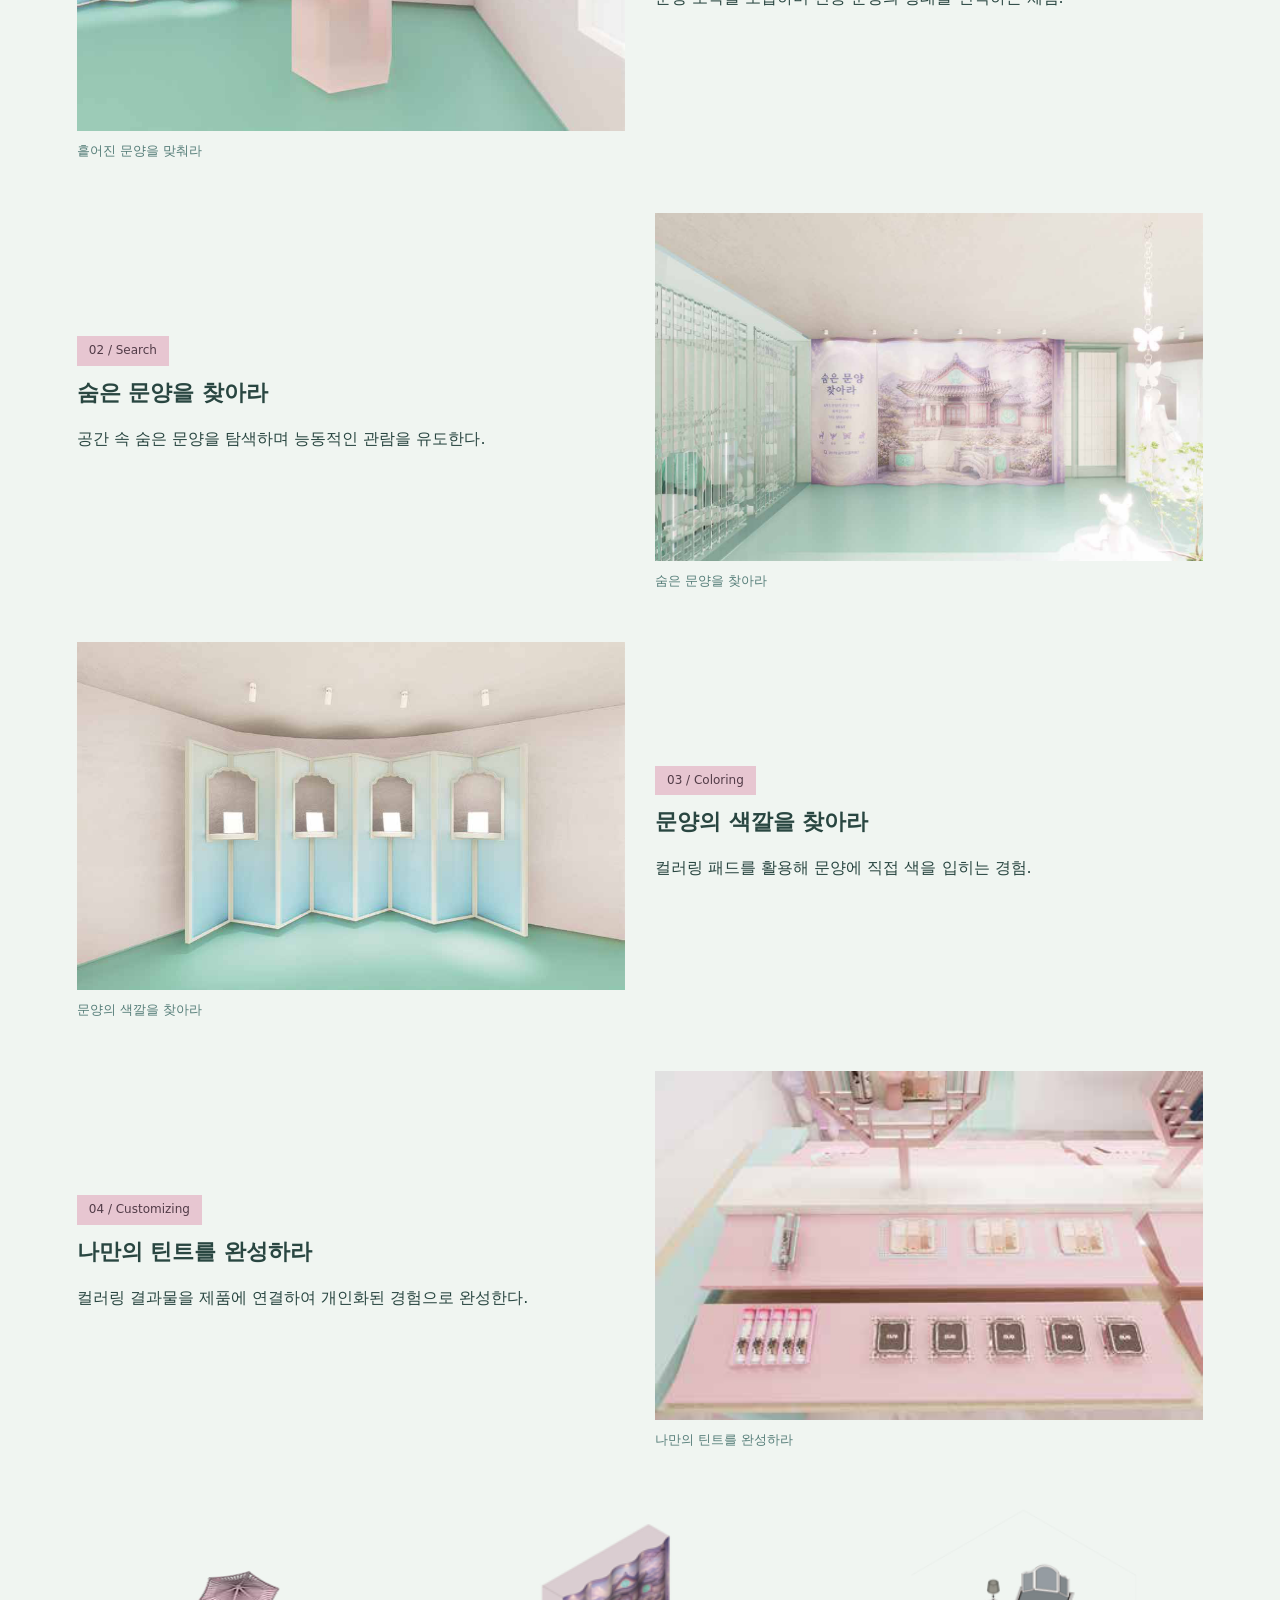
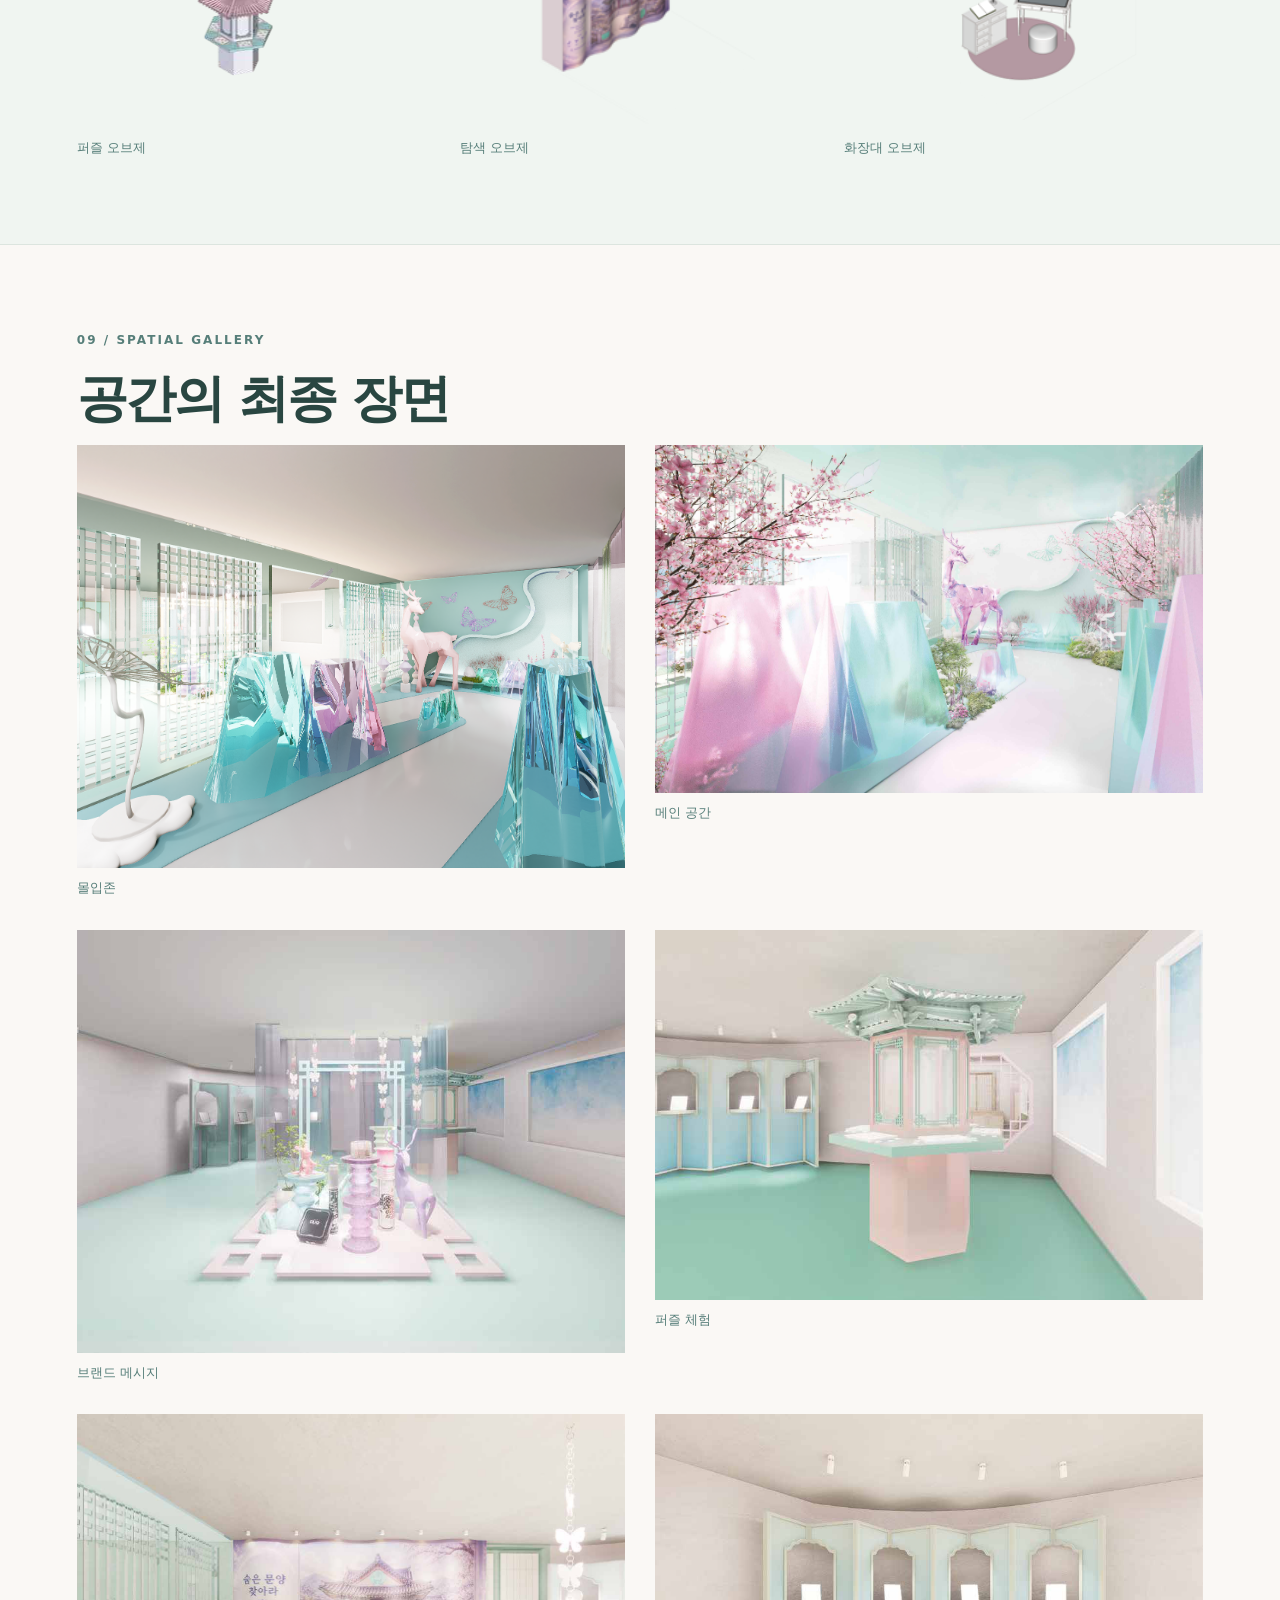
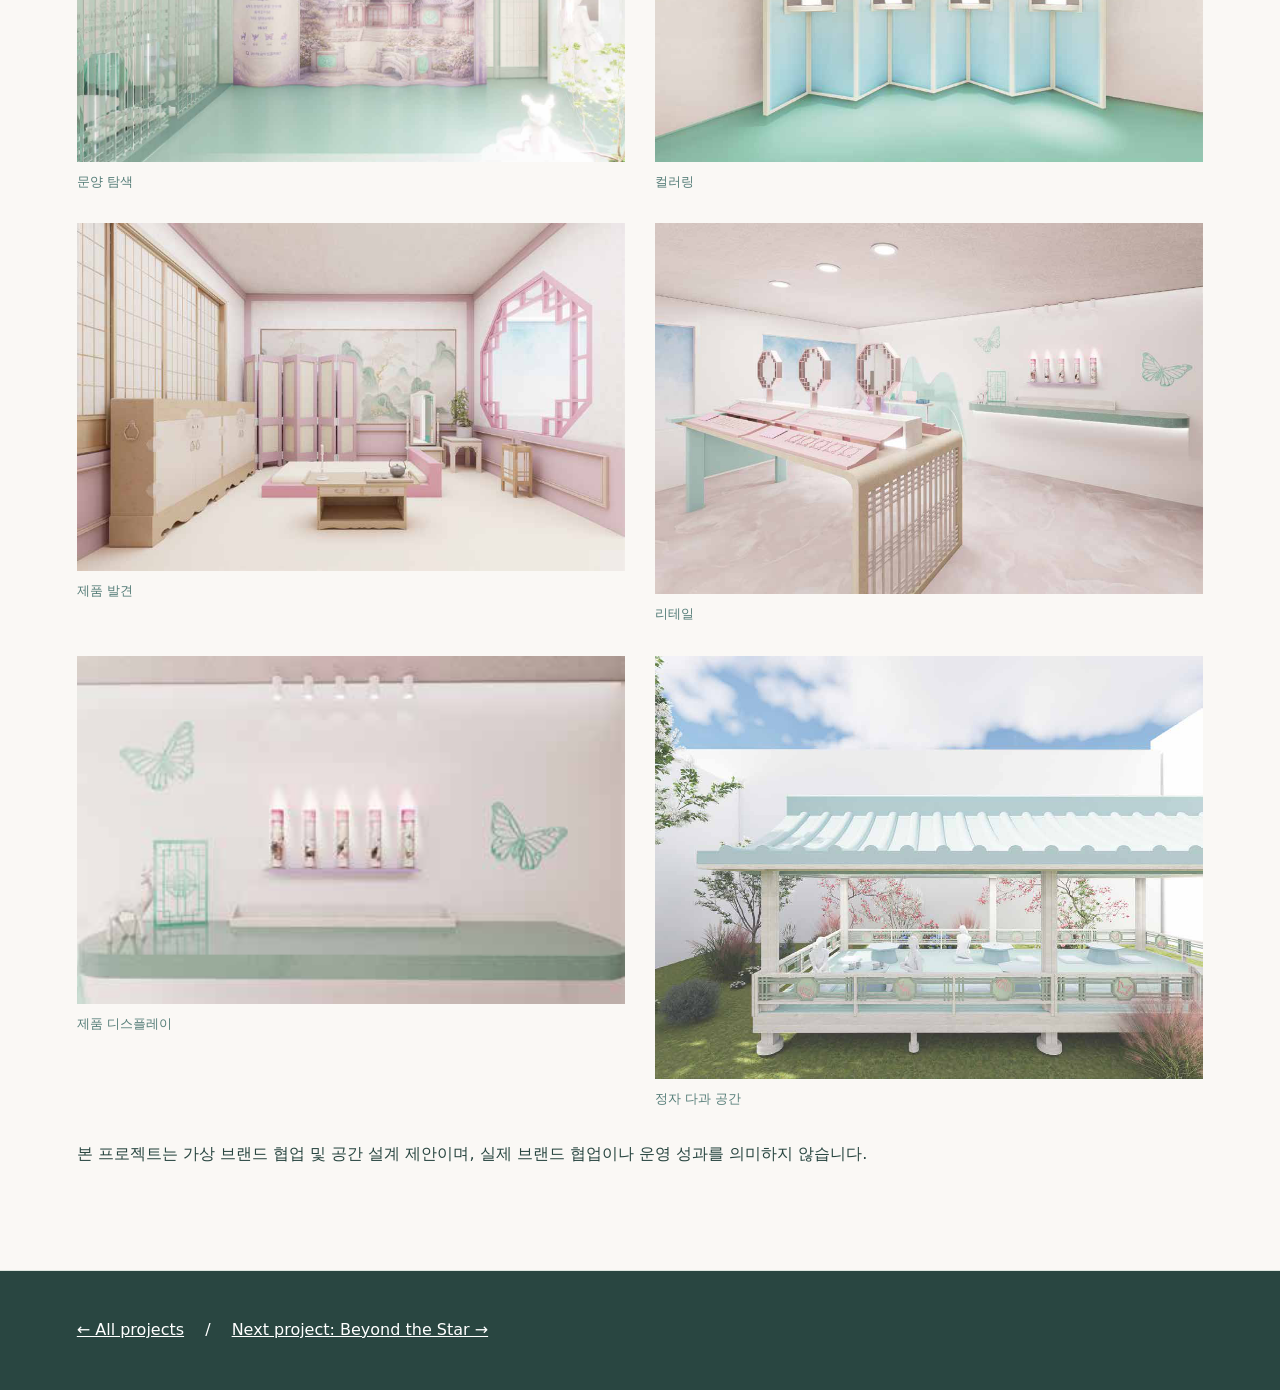
<file: royal.html>
<!doctype html><html lang="ko"><head><meta charset="utf-8"><meta name="viewport" content="width=device-width,initial-scale=1"><title>왕실의 美 | Portfolio</title><style>*{box-sizing:border-box}html{scroll-behavior:smooth}body{margin:0;background:#faf8f5;color:#294641;font:16px/1.8 system-ui,sans-serif}a{color:inherit}nav{position:sticky;top:0;z-index:5;background:#faf8f5ed;display:flex;justify-content:space-between;gap:20px;padding:15px 6%;border-bottom:1px solid #d7e4df;font-size:13px}nav a{text-decoration:none}nav div{display:flex;gap:18px;flex-wrap:wrap}header{position:relative;background:#dbece6}header img{width:100%;display:block;max-height:76vh;object-fit:cover}header .intro{padding:55px 8%;background:#e5efea}h1,h2,h3,p{margin:0 0 16px}h1{font-size:clamp(42px,8vw,100px);line-height:1.1;font-family:Georgia,serif;font-weight:400}h2{font-size:clamp(29px,4vw,54px);line-height:1.2;letter-spacing:-.045em}h3{font-size:22px;line-height:1.4}small,.eyebrow{font-size:12px;letter-spacing:.17em;text-transform:uppercase;color:#567e79;font-weight:700}section{padding:85px max(6%,calc((100% - 1200px)/2));scroll-margin-top:80px;border-bottom:1px solid #dce5df}section:nth-of-type(even){background:#f0f5f1}.lead{max-width:760px;font-size:19px}.grid{display:grid;grid-template-columns:repeat(3,minmax(0,1fr));gap:24px}.two{display:grid;grid-template-columns:repeat(2,minmax(0,1fr));gap:40px;align-items:center}.tile{padding:24px;background:#fff9;border:1px solid #d8e4de}.tile p{margin:0}.art{width:100%;height:auto;display:block}.cut{max-height:340px;object-fit:contain}.wide{width:100%;height:auto;display:block}figure{margin:0}figcaption{font-size:13px;color:#567e79;margin-top:8px}.gallery{display:grid;grid-template-columns:repeat(2,minmax(0,1fr));gap:30px}.gallery img{width:100%;height:auto;display:block}.swatches{display:flex;gap:12px;flex-wrap:wrap}.swatches div{flex:1;min-width:90px}.swatches i{display:block;height:90px;border:1px solid #ddd}.flow{display:grid;grid-template-columns:repeat(4,1fr);gap:12px}.flow article{padding:20px;background:#e4eee8;border-top:3px solid #a6c9c0}.flow b{display:block;font-size:20px}.zone{display:grid;grid-template-columns:1fr 1fr;gap:30px;align-items:center;margin:50px 0}.zone:nth-child(even) figure{order:2}.tag{display:inline-block;padding:4px 12px;background:#e7c6d1;color:#523c48;font-size:12px;margin-bottom:12px}footer{padding:45px 6%;background:#294641;color:#fff}button{font:inherit;color:inherit} @media(max-width:720px){nav{position:static;flex-direction:column;gap:5px}.grid,.two,.gallery,.zone{grid-template-columns:1fr}.flow{grid-template-columns:1fr 1fr}.zone:nth-child(even) figure{order:0}section{padding:50px 6%}}</style></head><body><nav><a href="index.html#work">← PORTFOLIO</a><div><a href="#concept">Concept</a><a href="#planning">Planning</a><a href="#vmd">VMD</a><a href="#gallery">Gallery</a></div></nav><header><img src="assets/royal/hero.png" alt="왕실의 미 공간 렌더링"><div class="intro"><p class="eyebrow">Selected project 02 / VMD · Pop-up store</p><h1>왕실의 美</h1><h2>전통의 조각을 잇다</h2><p class="lead">전통 문양을 발견하고, 제품과 연결하며, 나만의 경험으로 완성하는 뷰티 팝업 공간 제안.</p><p>CLIO × 국가유산청 · 가상 협업 기획 · 공동 프로젝트</p></div></header><main><section id="research"><p class="eyebrow">01 / Background</p><h2>전통을 경험하는 새로운 방식</h2><p class="lead">K-뷰티와 전통문화에 대한 관심을 바탕으로, 전통의 디테일을 현대적인 소비 경험으로 연결하고자 했다.</p><div class="grid"><article class="tile"><h3>Culture</h3><p>현대적으로 재해석한 전통문화에 주목</p></article><article class="tile"><h3>Consumer</h3><p>K-뷰티 선호 소비자의 참여형 경험과 SNS 공유 특성 고려</p></article><article class="tile"><h3>Site</h3><p>성수동 팝업 밀집 상권과 트렌드 소비층을 고려한 입지 선정</p></article></div></section><section id="brand"><p class="eyebrow">02 / Brand strategy</p><h2>현대 뷰티 × 전통 유산</h2><div class="two"><div><h3>CLIO</h3><p>현대 뷰티와 제품 경험</p><h3>국가유산청</h3><p>전통문화와 왕실 문양의 상징성</p><h3>Design question</h3><p>전통 문양을 단순 장식이 아닌 제품을 발견하는 경험으로 어떻게 전환할 수 있을까?</p></div><figure><a href="assets/royal/pavilion.png" target="_blank" rel="noopener"><img class="art cut" src="assets/royal/pavilion.png" alt="전통 건축 모티브 · 원본 투명 이미지" loading="lazy"></a><figcaption>전통 건축 모티브 · 원본 투명 이미지</figcaption></figure></div></section><section id="concept"><p class="eyebrow">03 / Concept development</p><h2>전통의 조각을 잇다</h2><p class="lead">제품 속 문양에 주목하고 전통의 디테일을 동화적으로 재해석한다.</p><div class="grid"><article class="tile"><h3>01 / Extract</h3><p>왕실 문양과 전통 건축의 디테일을 모티브로 선택</p></article><article class="tile"><h3>02 / Reinterpret</h3><p>민트와 핑크, 반짝이는 소재로 환상적인 분위기 연출</p></article><article class="tile"><h3>03 / Connect</h3><p>문양 탐색에서 제품 발견과 개인화 경험으로 연결</p></article></div><div class="two" style="margin-top:30px"><figure><a href="assets/royal/landscape.png" target="_blank" rel="noopener"><img class="art cut" src="assets/royal/landscape.png" alt="판넬의 전통 경관 모티브" loading="lazy"></a><figcaption>판넬의 전통 경관 모티브</figcaption></figure><figure><a href="assets/royal/immersion.png" target="_blank" rel="noopener"><img class="art " src="assets/royal/immersion.png" alt="몰입존 · 제공 원본" loading="lazy"></a><figcaption>몰입존 · 제공 원본</figcaption></figure></div></section><section id="material"><p class="eyebrow">04 / Material & color</p><h2>동화적이고 반짝이는 공간</h2><div class="swatches"><div><i style="background:#a6c9c0"></i>Soft Mint</div><div><i style="background:#e9c1d0"></i>Blush Pink</div><div><i style="background:#f8f5ed"></i>Ivory</div></div><div class="grid" style="margin-top:30px"><article class="tile"><h3>Glossy Epoxy</h3><p>빛을 반사하는 표면</p></article><article class="tile"><h3>Onyx Marble</h3><p>은은한 결을 지닌 소재</p></article><article class="tile"><h3>Acryl</h3><p>투명감과 반짝임을 활용한 연출</p></article></div></section><section id="planning"><p class="eyebrow">05 / Spatial planning</p><h2>탐색에서 구매까지 이어지는 동선</h2><div class="two"><figure><a href="assets/royal/iso.png" target="_blank" rel="noopener"><img class="art cut" src="assets/royal/iso.png" alt="원본 아이소메트릭 · 투명 배경" loading="lazy"></a><figcaption>원본 아이소메트릭 · 투명 배경</figcaption></figure><div><h3>Intro → Interactive → Retail</h3><p>몰입형 진입 공간에서 브랜드 메시지를 전달하고 문양 체험을 거쳐 제품 발견과 커스터마이징, 휴식으로 이어지도록 계획했다.</p></div></div><div class="two" style="margin-top:40px"><figure><a href="assets/royal/floor-detail.png" target="_blank" rel="noopener"><img class="art " src="assets/royal/floor-detail.png" alt="원본 평면도 상세" loading="lazy"></a><figcaption>원본 평면도 상세</figcaption></figure><figure><a href="assets/royal/zoning.png" target="_blank" rel="noopener"><img class="art " src="assets/royal/zoning.png" alt="원본 조닝 및 동선" loading="lazy"></a><figcaption>원본 조닝 및 동선</figcaption></figure></div></section><section id="journey"><p class="eyebrow">06 / User experience</p><h2>하나의 이야기로 연결되는 공간</h2><div class="flow"><article><small>01</small><b>Story Quest</b>왕실 문양 실종, 탐험 시작</article><article><small>02</small><b>Explore</b>문양 퍼즐·숨은 문양·컬러링</article><article><small>03</small><b>Discover</b>협업 제품 발견</article><article><small>04</small><b>Complete</b>화장대와 나만의 제품 완성</article></div></section><section id="vmd"><p class="eyebrow">07 / VMD strategy</p><h2>브랜드 메시지에서 제품 선택까지</h2><article class="zone"><figure><a href="assets/royal/vp.png" target="_blank" rel="noopener"><img class="art " src="assets/royal/vp.png" alt="Brand Message Zone" loading="lazy"></a><figcaption>Brand Message Zone</figcaption></figure><div><span class="tag">VP · Visual Presentation</span><h3>Brand Message Zone</h3><p>브랜드 세계관을 첫 장면에서 전달하고 시선을 집중시키는 연출.</p></div></article><article class="zone"><figure><a href="assets/royal/discovery.png" target="_blank" rel="noopener"><img class="art " src="assets/royal/discovery.png" alt="복온 공주의 화장품을 찾아라" loading="lazy"></a><figcaption>복온 공주의 화장품을 찾아라</figcaption></figure><div><span class="tag">PP · Point of Presentation</span><h3>복온 공주의 화장품을 찾아라</h3><p>제품을 복원된 왕실 유산처럼 연출해 이야기와 제품의 연결을 강조한다.</p></div></article><article class="zone"><figure><a href="assets/royal/retail.png" target="_blank" rel="noopener"><img class="art " src="assets/royal/retail.png" alt="Retail Zone" loading="lazy"></a><figcaption>Retail Zone</figcaption></figure><div><span class="tag">IP · Item Presentation</span><h3>Retail Zone</h3><p>제품을 비교하고 선택할 수 있도록 개별 상품 중심으로 구성한다.</p></div></article><article class="zone"><figure><a href="assets/royal/display.png" target="_blank" rel="noopener"><img class="art " src="assets/royal/display.png" alt="Display Zone" loading="lazy"></a><figcaption>Display Zone</figcaption></figure><div><span class="tag">IP · Item Presentation</span><h3>Display Zone</h3><p>제품의 문양과 색상을 가까이에서 확인할 수 있도록 연출한다.</p></div></article></section><section id="interactive"><p class="eyebrow">08 / Interactive experience</p><h2>직접 발견하고 완성하는 전통</h2><article class="zone"><figure><a href="assets/royal/puzzle.png" target="_blank" rel="noopener"><img class="art " src="assets/royal/puzzle.png" alt="흩어진 문양을 맞춰라" loading="lazy"></a><figcaption>흩어진 문양을 맞춰라</figcaption></figure><div><span class="tag">01 / Puzzle</span><h3>흩어진 문양을 맞춰라</h3><p>문양 조각을 조합하며 전통 문양의 형태를 인식하는 체험.</p></div></article><article class="zone"><figure><a href="assets/royal/search.png" target="_blank" rel="noopener"><img class="art " src="assets/royal/search.png" alt="숨은 문양을 찾아라" loading="lazy"></a><figcaption>숨은 문양을 찾아라</figcaption></figure><div><span class="tag">02 / Search</span><h3>숨은 문양을 찾아라</h3><p>공간 속 숨은 문양을 탐색하며 능동적인 관람을 유도한다.</p></div></article><article class="zone"><figure><a href="assets/royal/coloring.png" target="_blank" rel="noopener"><img class="art " src="assets/royal/coloring.png" alt="문양의 색깔을 찾아라" loading="lazy"></a><figcaption>문양의 색깔을 찾아라</figcaption></figure><div><span class="tag">03 / Coloring</span><h3>문양의 색깔을 찾아라</h3><p>컬러링 패드를 활용해 문양에 직접 색을 입히는 경험.</p></div></article><article class="zone"><figure><a href="assets/royal/custom.png" target="_blank" rel="noopener"><img class="art " src="assets/royal/custom.png" alt="나만의 틴트를 완성하라" loading="lazy"></a><figcaption>나만의 틴트를 완성하라</figcaption></figure><div><span class="tag">04 / Customizing</span><h3>나만의 틴트를 완성하라</h3><p>컬러링 결과물을 제품에 연결하여 개인화된 경험으로 완성한다.</p></div></article><div class="grid"><figure><a href="assets/royal/puzzle-object.png" target="_blank" rel="noopener"><img class="art cut" src="assets/royal/puzzle-object.png" alt="퍼즐 오브제" loading="lazy"></a><figcaption>퍼즐 오브제</figcaption></figure><figure><a href="assets/royal/search-object.png" target="_blank" rel="noopener"><img class="art cut" src="assets/royal/search-object.png" alt="탐색 오브제" loading="lazy"></a><figcaption>탐색 오브제</figcaption></figure><figure><a href="assets/royal/vanity.png" target="_blank" rel="noopener"><img class="art cut" src="assets/royal/vanity.png" alt="화장대 오브제" loading="lazy"></a><figcaption>화장대 오브제</figcaption></figure></div></section><section id="gallery"><p class="eyebrow">09 / Spatial gallery</p><h2>공간의 최종 장면</h2><div class="gallery"><figure><a href="assets/royal/immersion.png" target="_blank" rel="noopener"><img class="art " src="assets/royal/immersion.png" alt="몰입존" loading="lazy"></a><figcaption>몰입존</figcaption></figure><figure><a href="assets/royal/hero.png" target="_blank" rel="noopener"><img class="art " src="assets/royal/hero.png" alt="메인 공간" loading="lazy"></a><figcaption>메인 공간</figcaption></figure><figure><a href="assets/royal/vp.png" target="_blank" rel="noopener"><img class="art " src="assets/royal/vp.png" alt="브랜드 메시지" loading="lazy"></a><figcaption>브랜드 메시지</figcaption></figure><figure><a href="assets/royal/puzzle.png" target="_blank" rel="noopener"><img class="art " src="assets/royal/puzzle.png" alt="퍼즐 체험" loading="lazy"></a><figcaption>퍼즐 체험</figcaption></figure><figure><a href="assets/royal/search.png" target="_blank" rel="noopener"><img class="art " src="assets/royal/search.png" alt="문양 탐색" loading="lazy"></a><figcaption>문양 탐색</figcaption></figure><figure><a href="assets/royal/coloring.png" target="_blank" rel="noopener"><img class="art " src="assets/royal/coloring.png" alt="컬러링" loading="lazy"></a><figcaption>컬러링</figcaption></figure><figure><a href="assets/royal/discovery.png" target="_blank" rel="noopener"><img class="art " src="assets/royal/discovery.png" alt="제품 발견" loading="lazy"></a><figcaption>제품 발견</figcaption></figure><figure><a href="assets/royal/retail.png" target="_blank" rel="noopener"><img class="art " src="assets/royal/retail.png" alt="리테일" loading="lazy"></a><figcaption>리테일</figcaption></figure><figure><a href="assets/royal/display.png" target="_blank" rel="noopener"><img class="art " src="assets/royal/display.png" alt="제품 디스플레이" loading="lazy"></a><figcaption>제품 디스플레이</figcaption></figure><figure><a href="assets/royal/lounge.png" target="_blank" rel="noopener"><img class="art " src="assets/royal/lounge.png" alt="정자 다과 공간" loading="lazy"></a><figcaption>정자 다과 공간</figcaption></figure></div><p style="margin-top:30px">본 프로젝트는 가상 브랜드 협업 및 공간 설계 제안이며, 실제 브랜드 협업이나 운영 성과를 의미하지 않습니다.</p></section></main><footer><a href="index.html#work">← All projects</a>　 /　 <a href="star.html">Next project: Beyond the Star →</a></footer></body></html>
</file>
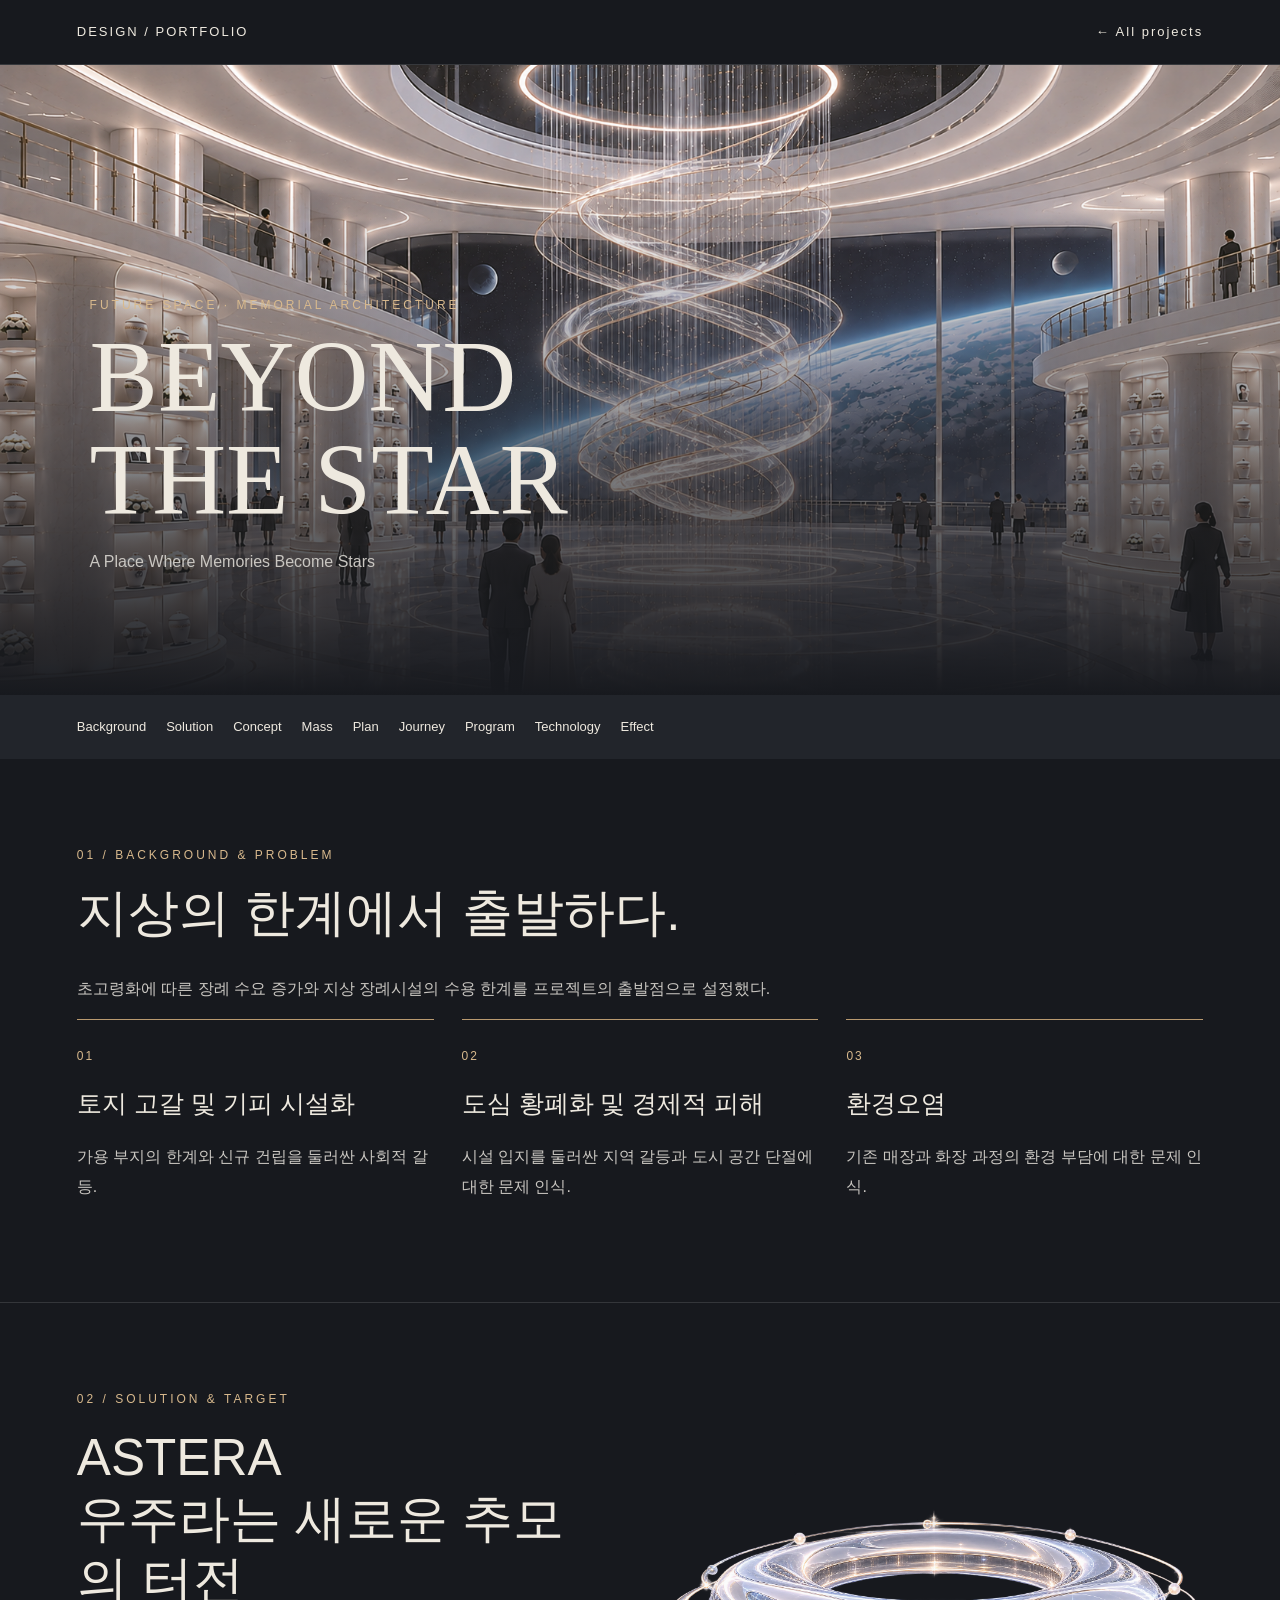
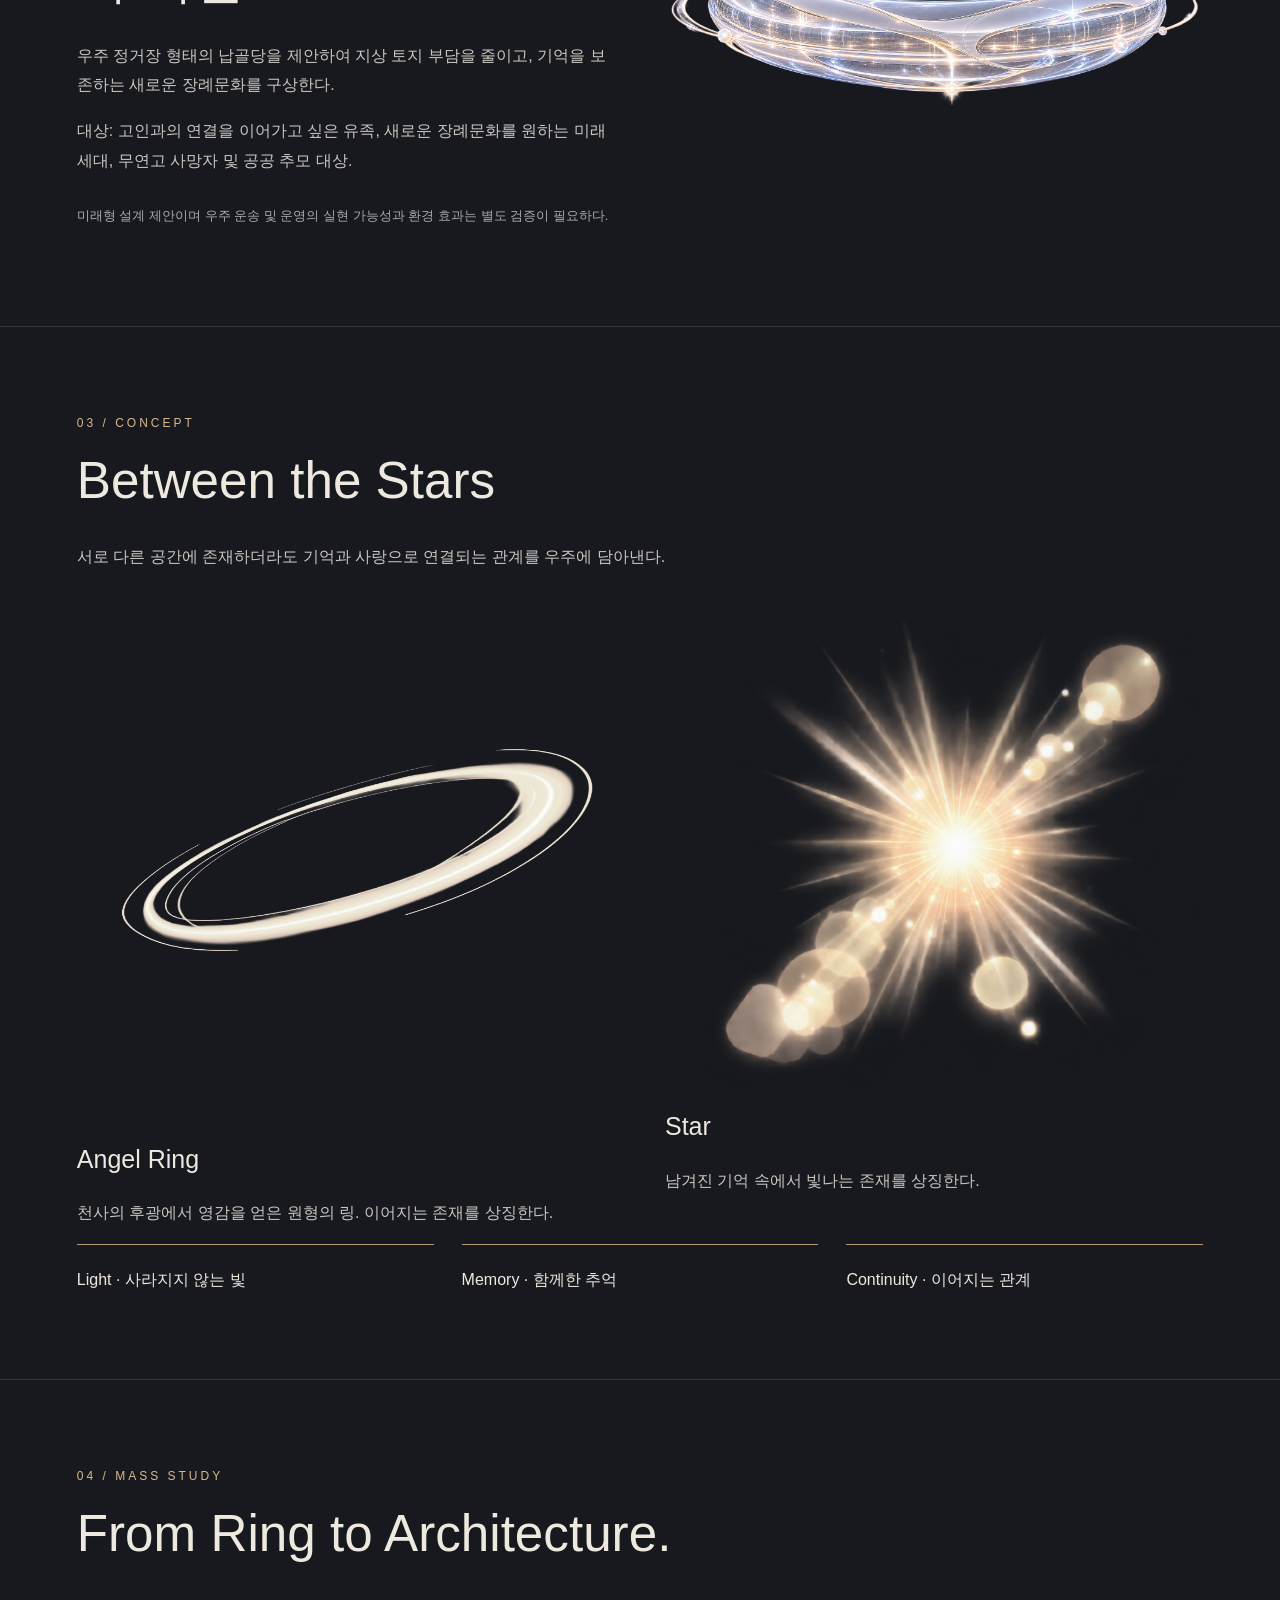
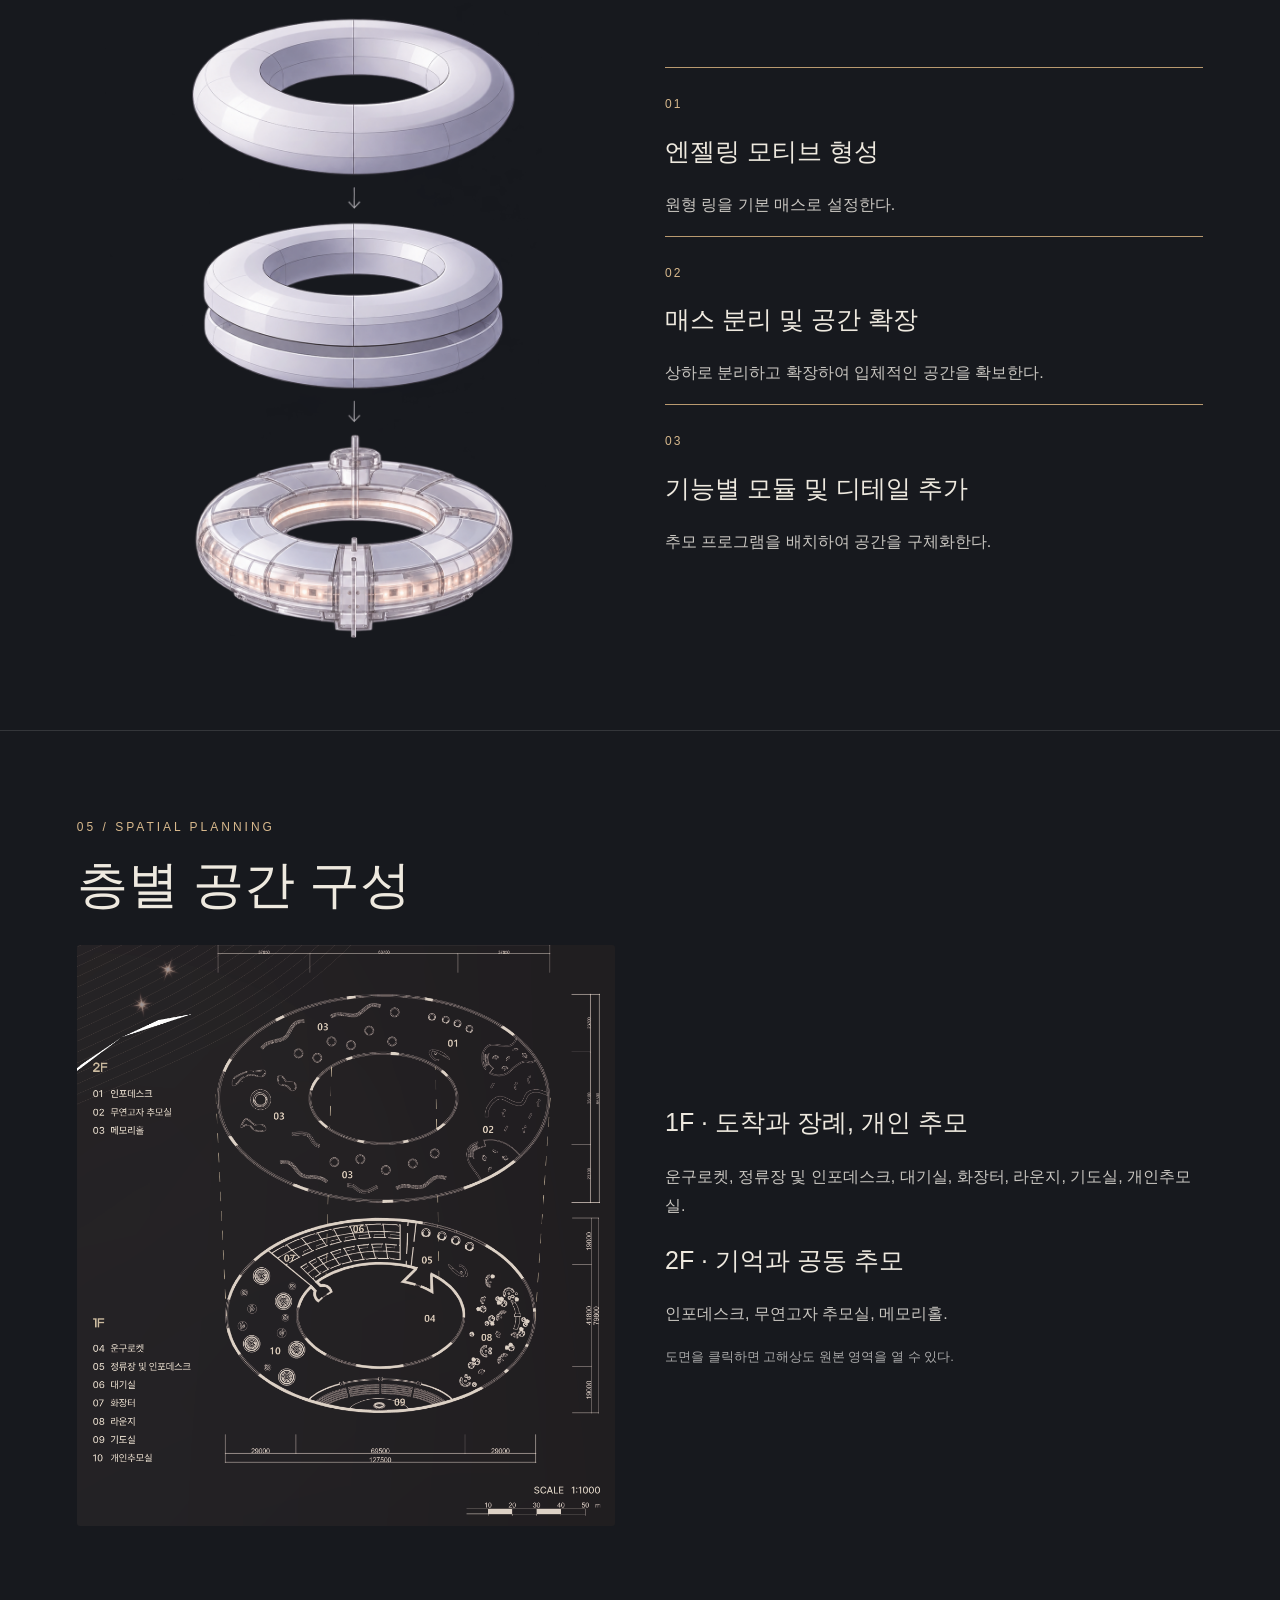
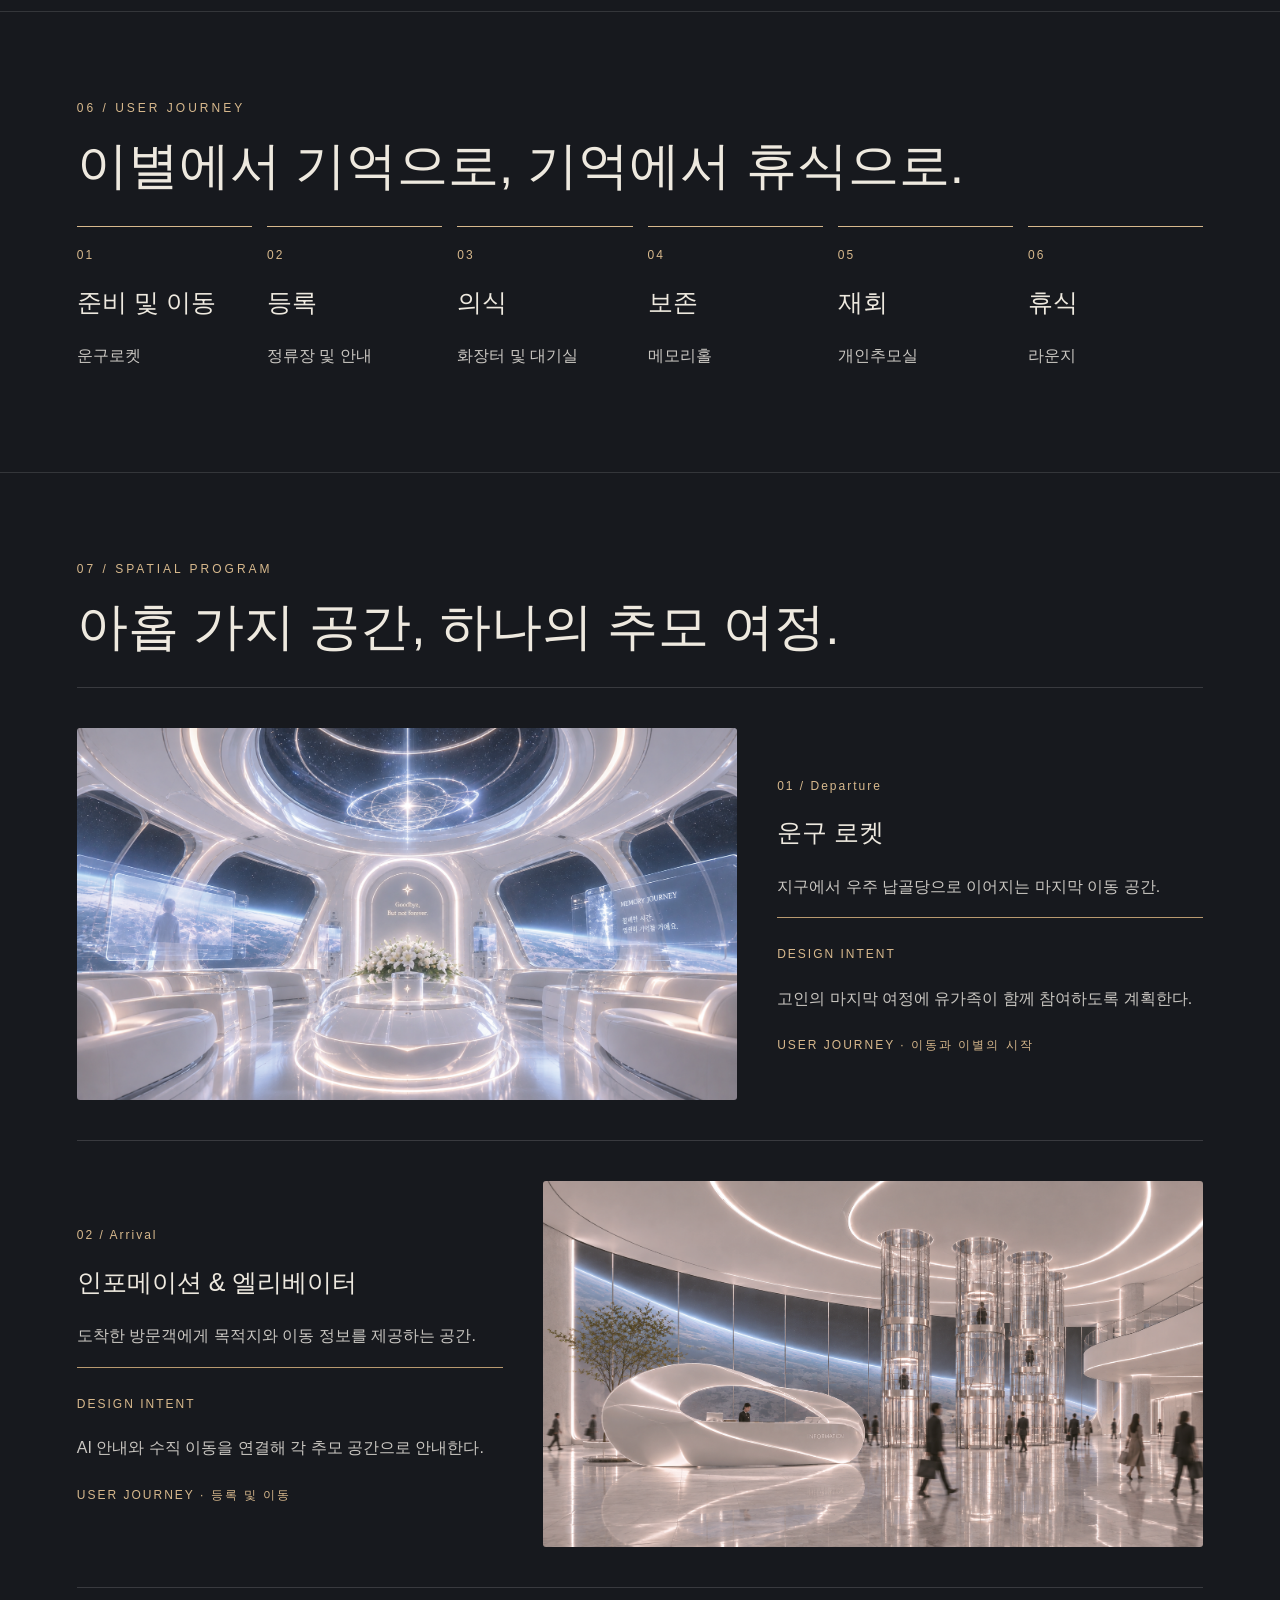
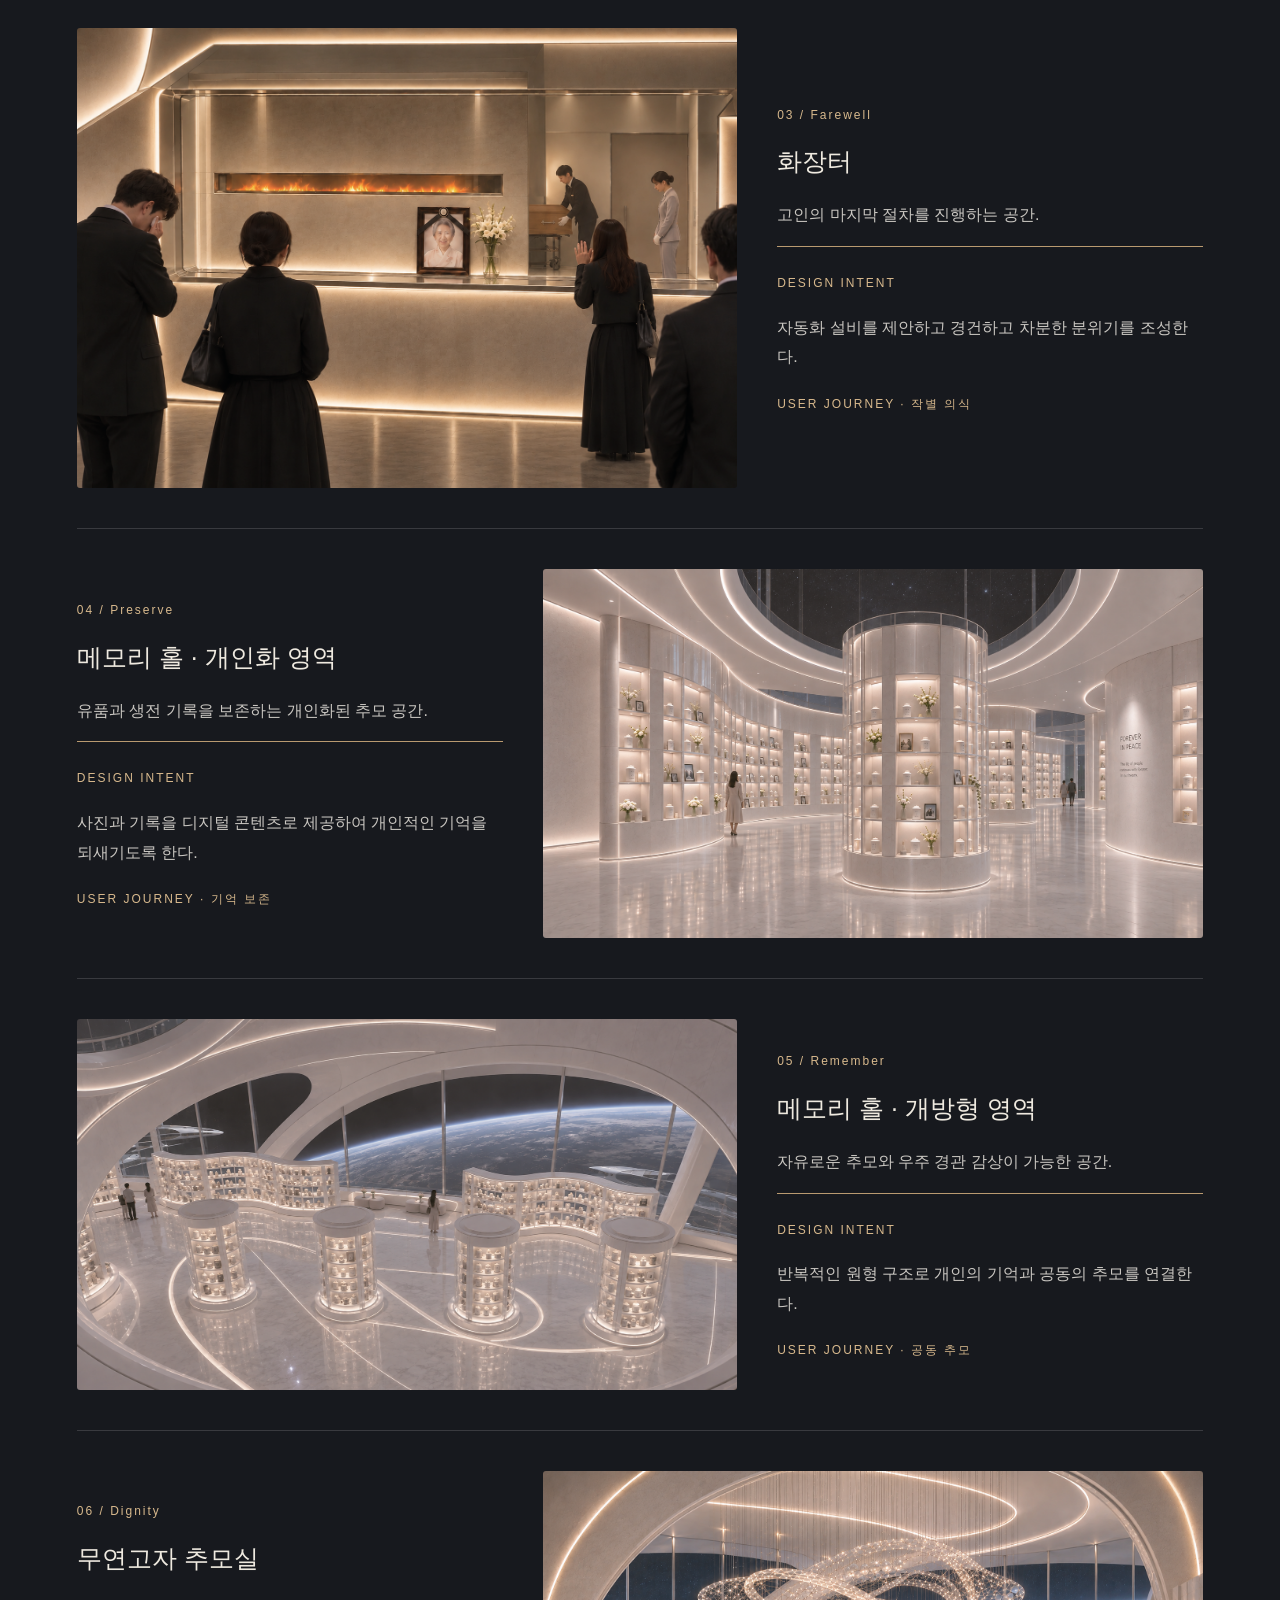
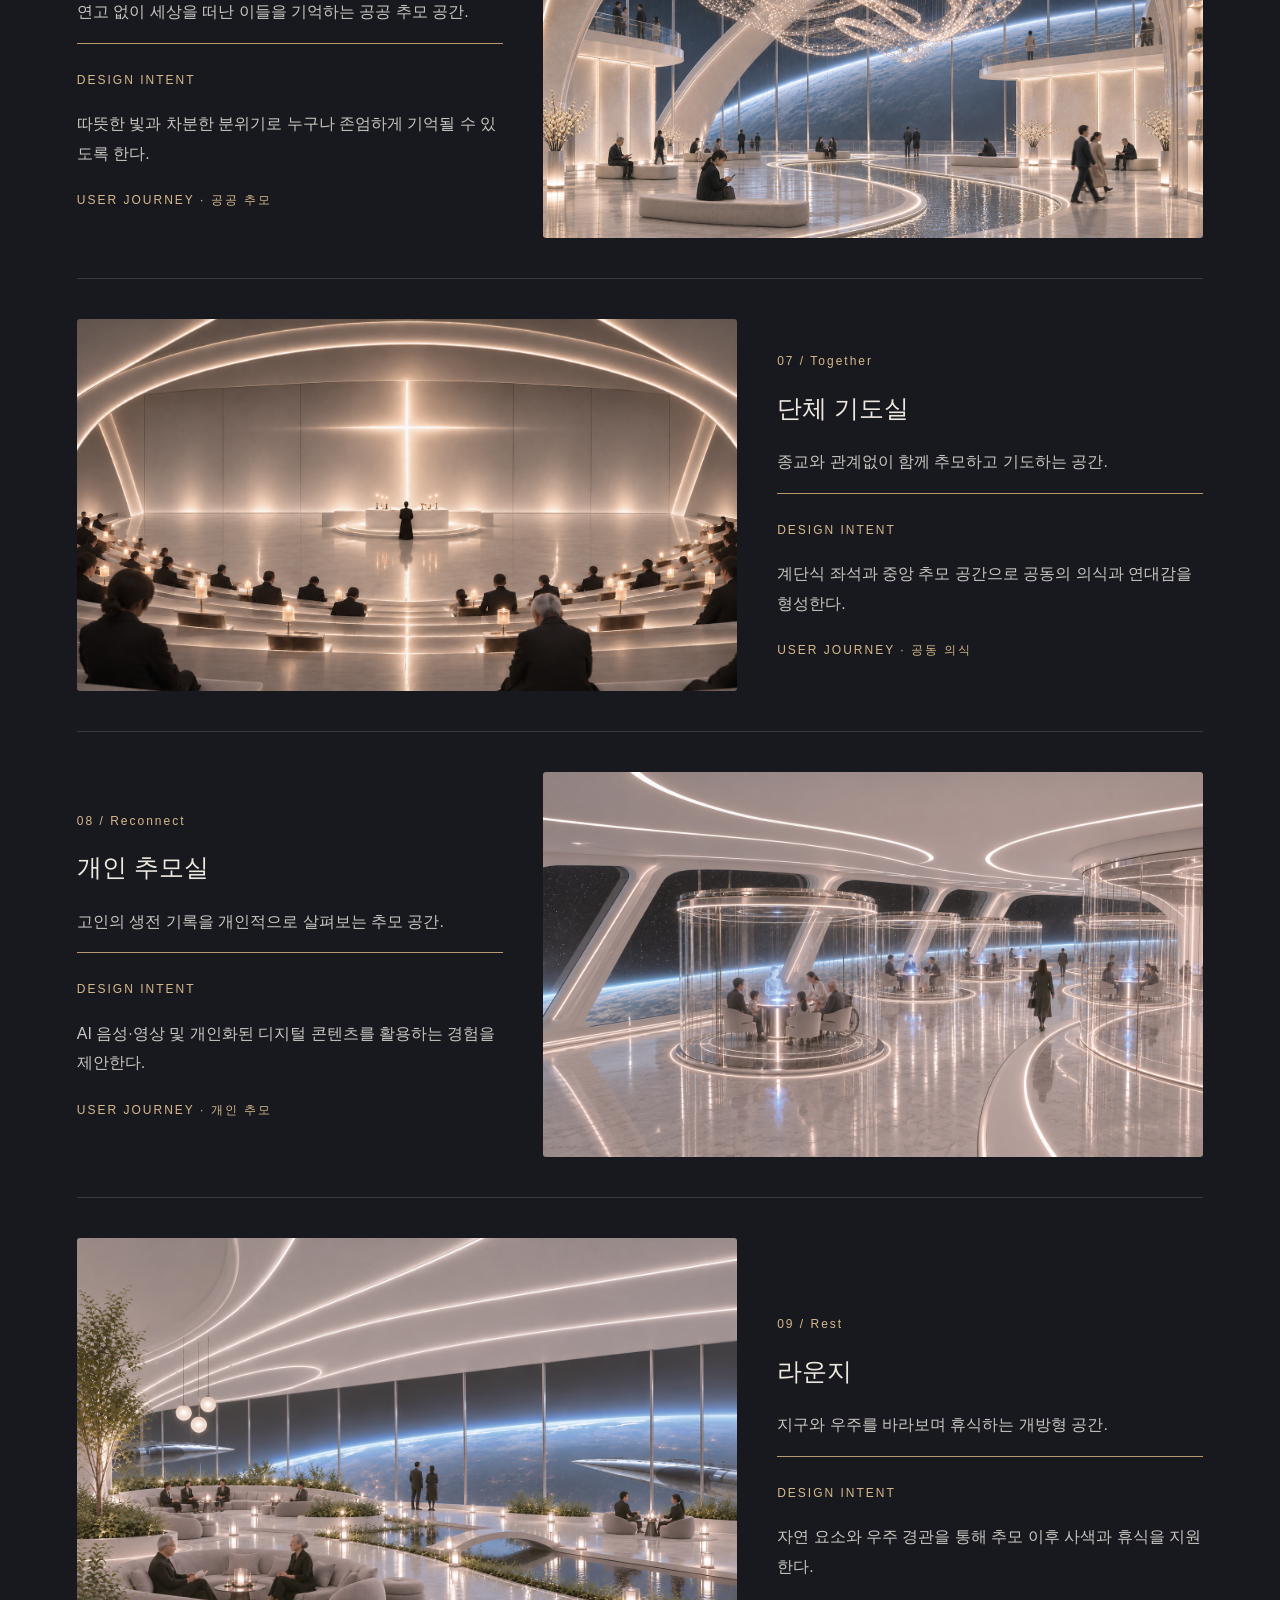
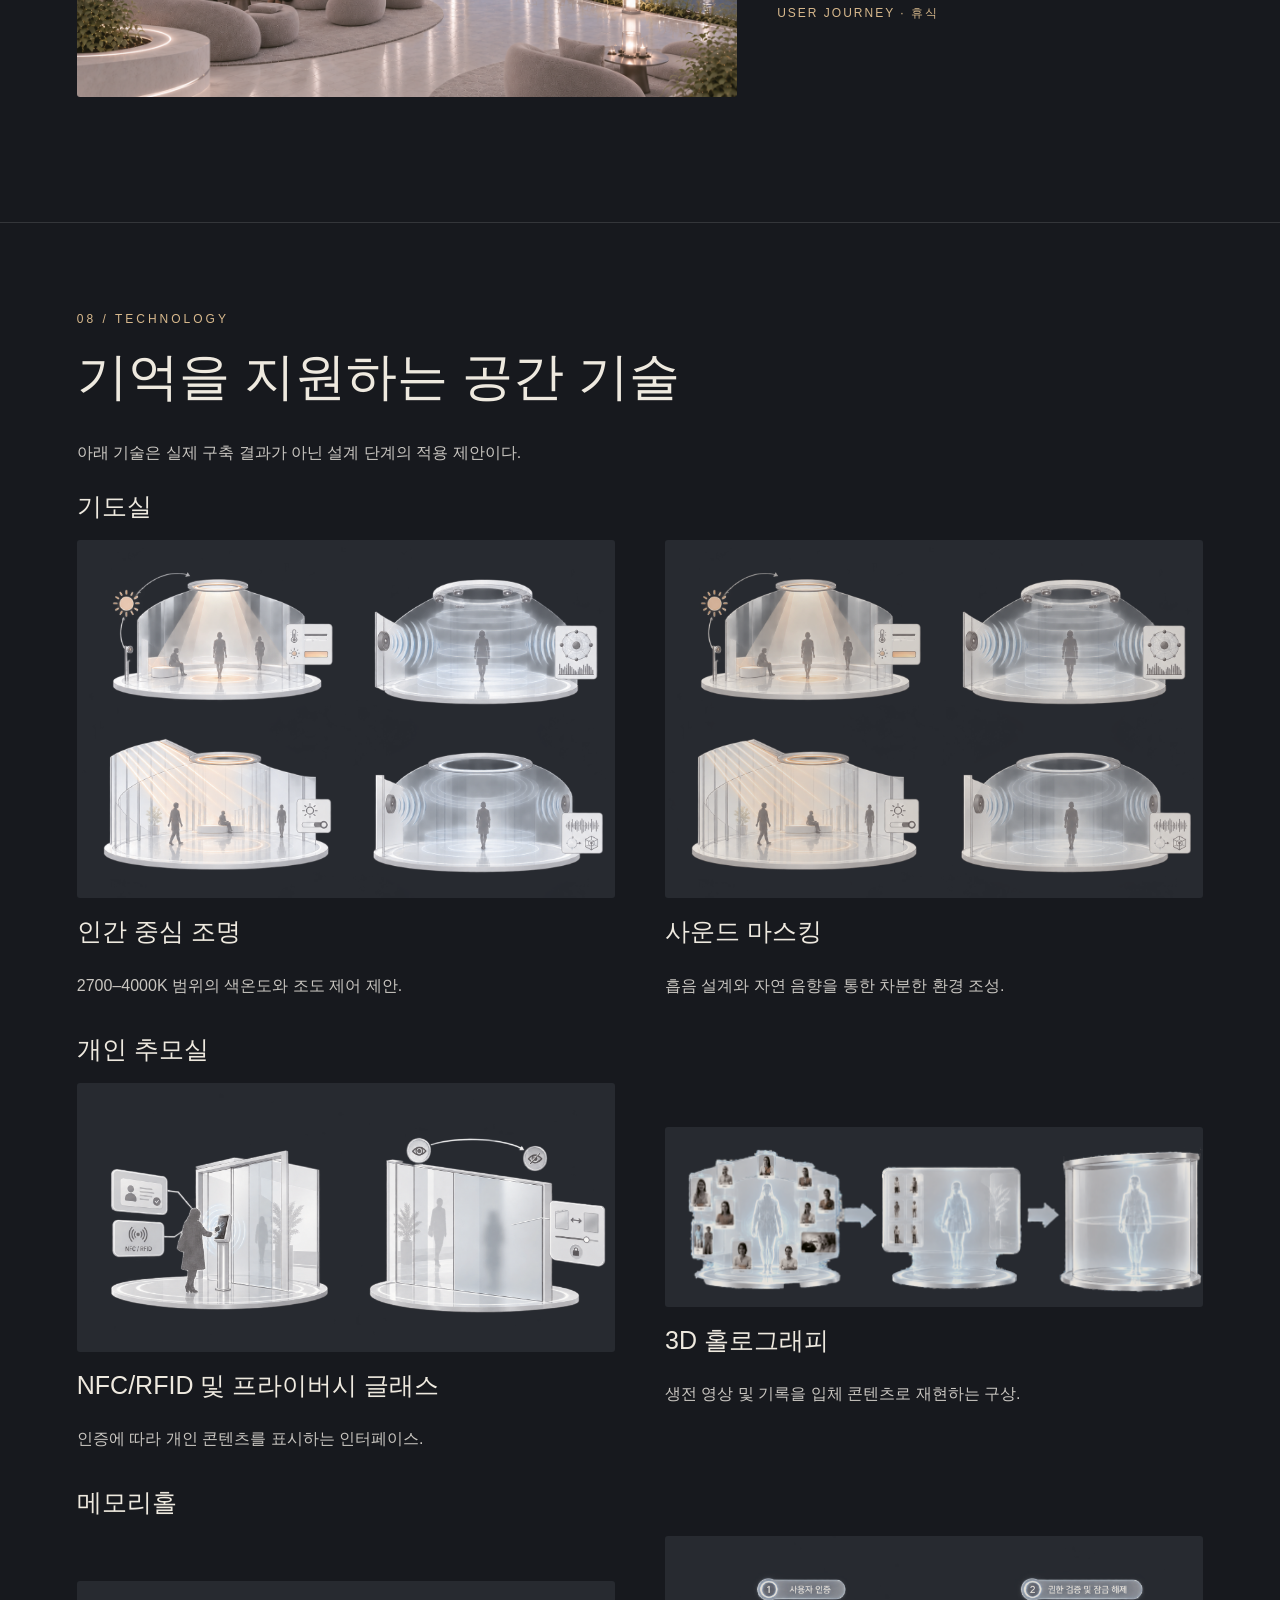
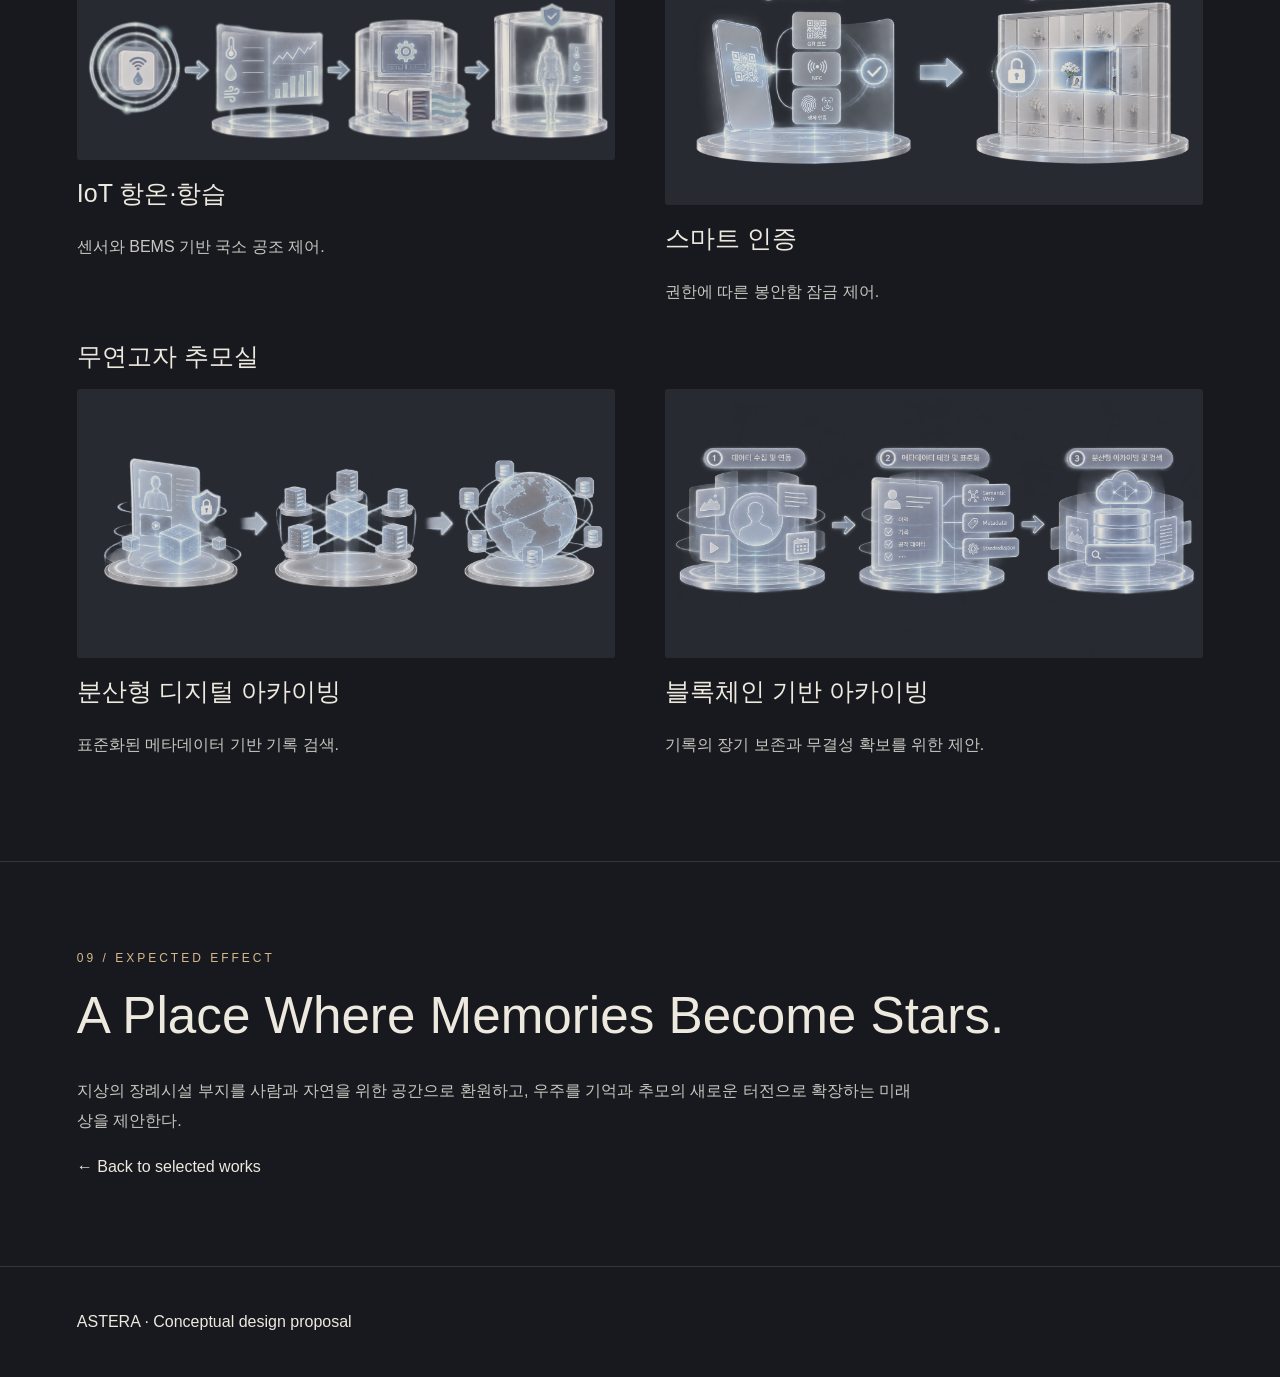
<file: star.html>
<!doctype html><html lang="ko"><head><meta charset="utf-8"><meta name="viewport" content="width=device-width,initial-scale=1"><title>Beyond the Star | ASTERA</title><style>*{box-sizing:border-box}html{scroll-behavior:smooth}body{margin:0;background:#17191e;color:#eee9df;font-family:Arial,"Malgun Gothic",sans-serif;line-height:1.85}a{color:inherit;text-decoration:none}nav{display:flex;justify-content:space-between;gap:20px;padding:20px 6%;border-bottom:1px solid #ffffff22}nav a{font-size:13px;letter-spacing:2px}.hero{position:relative;min-height:70vh;display:flex;align-items:end;background:linear-gradient(0deg,#17191e 0%,transparent 80%),url('assets/star/hero.png') center/cover;padding:8% 7%}.hero h1{font:clamp(48px,8vw,120px)/1 Georgia,serif;margin:10px 0}.eyebrow{color:#d8b98d;font-size:12px;letter-spacing:3px;text-transform:uppercase}main{max-width:1440px;margin:auto}section{padding:85px 6%;border-bottom:1px solid #ffffff20}h2{font-size:clamp(30px,4vw,56px);line-height:1.2;font-weight:400;margin:16px 0 30px}h3{font-size:25px;font-weight:500;margin:10px 0}p{color:#c9c6c1;max-width:850px}img{display:block;width:100%;height:auto}.visual{display:block;min-width:0}.visual img{border-radius:3px}.grid{display:grid;grid-template-columns:repeat(3,1fr);gap:28px}.two{display:grid;grid-template-columns:1fr 1fr;gap:50px;align-items:center}.tile{border-top:1px solid #b99a70;padding-top:20px}.program{display:grid;grid-template-columns:1.55fr 1fr;gap:40px;align-items:center;padding:40px 0;border-top:1px solid #ffffff25}.program:nth-of-type(even){grid-template-columns:1fr 1.55fr}.program:nth-of-type(even) .visual{order:2}.label{font-size:12px;color:#d8b98d;letter-spacing:2px}.journey{display:grid;grid-template-columns:repeat(6,1fr);gap:15px}.journey div{border-top:1px solid #d8b98d;padding-top:12px}.jump{display:flex;flex-wrap:wrap;gap:20px;padding:20px 6%;background:#22252b;font-size:13px}.mass img{max-height:650px;object-fit:contain}.tech img{background:#272a30}.note{font-size:13px;color:#aaa}footer{padding:40px 6%}@media(max-width:760px){section{padding:55px 5%}.grid,.two,.program,.program:nth-of-type(even){grid-template-columns:1fr;gap:20px}.program:nth-of-type(even) .visual{order:0}.journey{grid-template-columns:repeat(2,1fr)}.hero{min-height:55vh}.jump{gap:12px}}</style></head><body><nav><a href="index.html">DESIGN / PORTFOLIO</a><a href="index.html#work">← All projects</a></nav><div class="hero"><div><div class="eyebrow">Future Space · Memorial Architecture</div><h1>BEYOND<br>THE STAR</h1><p>A Place Where Memories Become Stars</p></div></div><div class="jump"><a href="#s01">Background</a><a href="#s02">Solution</a><a href="#s03">Concept</a><a href="#s04">Mass</a><a href="#s05">Plan</a><a href="#s06">Journey</a><a href="#s07">Program</a><a href="#s08">Technology</a><a href="#s09">Effect</a></div><main><section id="s01"><div class="eyebrow">01 / Background & Problem</div><h2>지상의 한계에서 출발하다.</h2><p>초고령화에 따른 장례 수요 증가와 지상 장례시설의 수용 한계를 프로젝트의 출발점으로 설정했다.</p><div class="grid"><div class="tile"><span class="label">01</span><h3>토지 고갈 및 기피 시설화</h3><p>가용 부지의 한계와 신규 건립을 둘러싼 사회적 갈등.</p></div><div class="tile"><span class="label">02</span><h3>도심 황폐화 및 경제적 피해</h3><p>시설 입지를 둘러싼 지역 갈등과 도시 공간 단절에 대한 문제 인식.</p></div><div class="tile"><span class="label">03</span><h3>환경오염</h3><p>기존 매장과 화장 과정의 환경 부담에 대한 문제 인식.</p></div></div></section><section id="s02"><div class="eyebrow">02 / Solution & Target</div><div class="two"><div><h2>ASTERA<br>우주라는 새로운 추모의 터전</h2><p>우주 정거장 형태의 납골당을 제안하여 지상 토지 부담을 줄이고, 기억을 보존하는 새로운 장례문화를 구상한다.</p><p>대상: 고인과의 연결을 이어가고 싶은 유족, 새로운 장례문화를 원하는 미래 세대, 무연고 사망자 및 공공 추모 대상.</p></div><a class="visual " href="assets/star/station.png" target="_blank" rel="noopener"><img src="assets/star/station.png" alt="아스테라 우주 정거장" loading="lazy"></a></div><p class="note">미래형 설계 제안이며 우주 운송 및 운영의 실현 가능성과 환경 효과는 별도 검증이 필요하다.</p></section><section id="s03"><div class="eyebrow">03 / Concept</div><h2>Between the Stars</h2><p>서로 다른 공간에 존재하더라도 기억과 사랑으로 연결되는 관계를 우주에 담아낸다.</p><div class="two"><div><a class="visual " href="assets/star/ring.png" target="_blank" rel="noopener"><img src="assets/star/ring.png" alt="엔젤링" loading="lazy"></a><h3>Angel Ring</h3><p>천사의 후광에서 영감을 얻은 원형의 링. 이어지는 존재를 상징한다.</p></div><div><a class="visual " href="assets/star/star.png" target="_blank" rel="noopener"><img src="assets/star/star.png" alt="별" loading="lazy"></a><h3>Star</h3><p>남겨진 기억 속에서 빛나는 존재를 상징한다.</p></div></div><div class="grid"><div class="tile">Light · 사라지지 않는 빛</div><div class="tile">Memory · 함께한 추억</div><div class="tile">Continuity · 이어지는 관계</div></div></section><section id="s04"><div class="eyebrow">04 / Mass Study</div><h2>From Ring to Architecture.</h2><div class="two"><a class="visual mass" href="assets/star/mass.png" target="_blank" rel="noopener"><img src="assets/star/mass.png" alt="원본 매스 스터디 3단계" loading="lazy"></a><div><div class="tile"><span class="label">01</span><h3>엔젤링 모티브 형성</h3><p>원형 링을 기본 매스로 설정한다.</p></div><div class="tile"><span class="label">02</span><h3>매스 분리 및 공간 확장</h3><p>상하로 분리하고 확장하여 입체적인 공간을 확보한다.</p></div><div class="tile"><span class="label">03</span><h3>기능별 모듈 및 디테일 추가</h3><p>추모 프로그램을 배치하여 공간을 구체화한다.</p></div></div></div></section><section id="s05"><div class="eyebrow">05 / Spatial Planning</div><h2>층별 공간 구성</h2><div class="two"><a class="visual " href="assets/star/plans.png" target="_blank" rel="noopener"><img src="assets/star/plans.png" alt="원본 1층 및 2층 평면도" loading="lazy"></a><div><h3>1F · 도착과 장례, 개인 추모</h3><p>운구로켓, 정류장 및 인포데스크, 대기실, 화장터, 라운지, 기도실, 개인추모실.</p><h3>2F · 기억과 공동 추모</h3><p>인포데스크, 무연고자 추모실, 메모리홀.</p><p class="note">도면을 클릭하면 고해상도 원본 영역을 열 수 있다.</p></div></div></section><section id="s06"><div class="eyebrow">06 / User Journey</div><h2>이별에서 기억으로, 기억에서 휴식으로.</h2><div class="journey"><div><span class="label">01</span><h3>준비 및 이동</h3><p>운구로켓</p></div><div><span class="label">02</span><h3>등록</h3><p>정류장 및 안내</p></div><div><span class="label">03</span><h3>의식</h3><p>화장터 및 대기실</p></div><div><span class="label">04</span><h3>보존</h3><p>메모리홀</p></div><div><span class="label">05</span><h3>재회</h3><p>개인추모실</p></div><div><span class="label">06</span><h3>휴식</h3><p>라운지</p></div></div></section><section id="s07"><div class="eyebrow">07 / Spatial Program</div><h2>아홉 가지 공간, 하나의 추모 여정.</h2><article class="program"><a class="visual " href="assets/star/rocket.png" target="_blank" rel="noopener"><img src="assets/star/rocket.png" alt="운구 로켓" loading="lazy"></a><div><span class="label">01 / Departure</span><h3>운구 로켓</h3><p>지구에서 우주 납골당으로 이어지는 마지막 이동 공간.</p><div class="tile"><span class="label">DESIGN INTENT</span><p>고인의 마지막 여정에 유가족이 함께 참여하도록 계획한다.</p></div><span class="label">USER JOURNEY · 이동과 이별의 시작</span></div></article><article class="program"><a class="visual " href="assets/star/info.png" target="_blank" rel="noopener"><img src="assets/star/info.png" alt="인포메이션 & 엘리베이터" loading="lazy"></a><div><span class="label">02 / Arrival</span><h3>인포메이션 & 엘리베이터</h3><p>도착한 방문객에게 목적지와 이동 정보를 제공하는 공간.</p><div class="tile"><span class="label">DESIGN INTENT</span><p>AI 안내와 수직 이동을 연결해 각 추모 공간으로 안내한다.</p></div><span class="label">USER JOURNEY · 등록 및 이동</span></div></article><article class="program"><a class="visual " href="assets/star/cremation.png" target="_blank" rel="noopener"><img src="assets/star/cremation.png" alt="화장터" loading="lazy"></a><div><span class="label">03 / Farewell</span><h3>화장터</h3><p>고인의 마지막 절차를 진행하는 공간.</p><div class="tile"><span class="label">DESIGN INTENT</span><p>자동화 설비를 제안하고 경건하고 차분한 분위기를 조성한다.</p></div><span class="label">USER JOURNEY · 작별 의식</span></div></article><article class="program"><a class="visual " href="assets/star/memory-room.png" target="_blank" rel="noopener"><img src="assets/star/memory-room.png" alt="메모리 홀 · 개인화 영역" loading="lazy"></a><div><span class="label">04 / Preserve</span><h3>메모리 홀 · 개인화 영역</h3><p>유품과 생전 기록을 보존하는 개인화된 추모 공간.</p><div class="tile"><span class="label">DESIGN INTENT</span><p>사진과 기록을 디지털 콘텐츠로 제공하여 개인적인 기억을 되새기도록 한다.</p></div><span class="label">USER JOURNEY · 기억 보존</span></div></article><article class="program"><a class="visual " href="assets/star/memory-hall.png" target="_blank" rel="noopener"><img src="assets/star/memory-hall.png" alt="메모리 홀 · 개방형 영역" loading="lazy"></a><div><span class="label">05 / Remember</span><h3>메모리 홀 · 개방형 영역</h3><p>자유로운 추모와 우주 경관 감상이 가능한 공간.</p><div class="tile"><span class="label">DESIGN INTENT</span><p>반복적인 원형 구조로 개인의 기억과 공동의 추모를 연결한다.</p></div><span class="label">USER JOURNEY · 공동 추모</span></div></article><article class="program"><a class="visual " href="assets/star/public-memorial.png" target="_blank" rel="noopener"><img src="assets/star/public-memorial.png" alt="무연고자 추모실" loading="lazy"></a><div><span class="label">06 / Dignity</span><h3>무연고자 추모실</h3><p>연고 없이 세상을 떠난 이들을 기억하는 공공 추모 공간.</p><div class="tile"><span class="label">DESIGN INTENT</span><p>따뜻한 빛과 차분한 분위기로 누구나 존엄하게 기억될 수 있도록 한다.</p></div><span class="label">USER JOURNEY · 공공 추모</span></div></article><article class="program"><a class="visual " href="assets/star/prayer.png" target="_blank" rel="noopener"><img src="assets/star/prayer.png" alt="단체 기도실" loading="lazy"></a><div><span class="label">07 / Together</span><h3>단체 기도실</h3><p>종교와 관계없이 함께 추모하고 기도하는 공간.</p><div class="tile"><span class="label">DESIGN INTENT</span><p>계단식 좌석과 중앙 추모 공간으로 공동의 의식과 연대감을 형성한다.</p></div><span class="label">USER JOURNEY · 공동 의식</span></div></article><article class="program"><a class="visual " href="assets/star/private.png" target="_blank" rel="noopener"><img src="assets/star/private.png" alt="개인 추모실" loading="lazy"></a><div><span class="label">08 / Reconnect</span><h3>개인 추모실</h3><p>고인의 생전 기록을 개인적으로 살펴보는 추모 공간.</p><div class="tile"><span class="label">DESIGN INTENT</span><p>AI 음성·영상 및 개인화된 디지털 콘텐츠를 활용하는 경험을 제안한다.</p></div><span class="label">USER JOURNEY · 개인 추모</span></div></article><article class="program"><a class="visual " href="assets/star/lounge.png" target="_blank" rel="noopener"><img src="assets/star/lounge.png" alt="라운지" loading="lazy"></a><div><span class="label">09 / Rest</span><h3>라운지</h3><p>지구와 우주를 바라보며 휴식하는 개방형 공간.</p><div class="tile"><span class="label">DESIGN INTENT</span><p>자연 요소와 우주 경관을 통해 추모 이후 사색과 휴식을 지원한다.</p></div><span class="label">USER JOURNEY · 휴식</span></div></article></section><section id="s08"><div class="eyebrow">08 / Technology</div><h2>기억을 지원하는 공간 기술</h2><p>아래 기술은 실제 구축 결과가 아닌 설계 단계의 적용 제안이다.</p><h3>기도실</h3><div class="two tech"><div><a class="visual " href="assets/star/lighting.png" target="_blank" rel="noopener"><img src="assets/star/lighting.png" alt="인간 중심 조명" loading="lazy"></a><h3>인간 중심 조명</h3><p>2700–4000K 범위의 색온도와 조도 제어 제안.</p></div><div><a class="visual " href="assets/star/sound.png" target="_blank" rel="noopener"><img src="assets/star/sound.png" alt="사운드 마스킹" loading="lazy"></a><h3>사운드 마스킹</h3><p>흡음 설계와 자연 음향을 통한 차분한 환경 조성.</p></div></div><h3>개인 추모실</h3><div class="two tech"><div><a class="visual " href="assets/star/privacy.png" target="_blank" rel="noopener"><img src="assets/star/privacy.png" alt="NFC/RFID 및 프라이버시 글래스" loading="lazy"></a><h3>NFC/RFID 및 프라이버시 글래스</h3><p>인증에 따라 개인 콘텐츠를 표시하는 인터페이스.</p></div><div><a class="visual " href="assets/star/hologram.png" target="_blank" rel="noopener"><img src="assets/star/hologram.png" alt="3D 홀로그래피" loading="lazy"></a><h3>3D 홀로그래피</h3><p>생전 영상 및 기록을 입체 콘텐츠로 재현하는 구상.</p></div></div><h3>메모리홀</h3><div class="two tech"><div><a class="visual " href="assets/star/climate.png" target="_blank" rel="noopener"><img src="assets/star/climate.png" alt="IoT 항온·항습" loading="lazy"></a><h3>IoT 항온·항습</h3><p>센서와 BEMS 기반 국소 공조 제어.</p></div><div><a class="visual " href="assets/star/access.png" target="_blank" rel="noopener"><img src="assets/star/access.png" alt="스마트 인증" loading="lazy"></a><h3>스마트 인증</h3><p>권한에 따른 봉안함 잠금 제어.</p></div></div><h3>무연고자 추모실</h3><div class="two tech"><div><a class="visual " href="assets/star/archive.png" target="_blank" rel="noopener"><img src="assets/star/archive.png" alt="분산형 디지털 아카이빙" loading="lazy"></a><h3>분산형 디지털 아카이빙</h3><p>표준화된 메타데이터 기반 기록 검색.</p></div><div><a class="visual " href="assets/star/blockchain.png" target="_blank" rel="noopener"><img src="assets/star/blockchain.png" alt="블록체인 기반 아카이빙" loading="lazy"></a><h3>블록체인 기반 아카이빙</h3><p>기록의 장기 보존과 무결성 확보를 위한 제안.</p></div></div></section><section id="s09"><div class="eyebrow">09 / Expected Effect</div><h2>A Place Where Memories Become Stars.</h2><p>지상의 장례시설 부지를 사람과 자연을 위한 공간으로 환원하고, 우주를 기억과 추모의 새로운 터전으로 확장하는 미래상을 제안한다.</p><a href="index.html#work">← Back to selected works</a></section></main><footer>ASTERA · Conceptual design proposal</footer></body></html>
</file>
<file: style.css>
*{box-sizing:border-box}html{scroll-behavior:smooth}body{margin:0;background:#181a18;color:#f4f1e9;font-family:Arial,"Malgun Gothic",sans-serif;line-height:1.75}a{color:inherit;text-decoration:none}img{display:block;width:100%;height:auto}header{position:sticky;top:0;z-index:5;background:#181a18ed;border-bottom:1px solid #ffffff20;backdrop-filter:blur(12px)}nav{max-width:1240px;margin:auto;display:flex;justify-content:space-between;align-items:center;padding:18px 5%;gap:18px;flex-wrap:wrap}nav div{display:flex;gap:22px;flex-wrap:wrap}nav a:hover,.link:hover{color:#d5ad83}main{max-width:1240px;margin:auto;padding:0 5%}section{padding:80px 0;border-bottom:1px solid #ffffff20;scroll-margin-top:90px}.eyebrow{font-size:12px;letter-spacing:.19em;color:#b8b9ad;text-transform:uppercase}h1,h2,h3,p{margin:0 0 18px}h1{font-family:Georgia,serif;font-size:clamp(44px,7vw,96px);line-height:1.04;font-weight:400;letter-spacing:-.045em}h2{font-family:Georgia,serif;font-size:clamp(32px,4vw,54px);font-weight:400;line-height:1.15}h3{font-size:22px}p{color:#c8c9c1;max-width:760px}.hero{padding:110px 0 85px}.link{display:inline-block;border-bottom:1px solid;padding:8px 0}.cards,.cols{display:grid;grid-template-columns:repeat(3,minmax(0,1fr));gap:24px}.card img{aspect-ratio:4/3;object-fit:cover;transition:transform .4s}.card:hover img{transform:scale(1.04)}.frame{overflow:hidden;background:#333}.card h3{margin:14px 0 3px}.tag{font-size:12px;color:#b8b9ad}.panel{border:1px solid #ffffff24;padding:24px}.timeline{display:grid;grid-template-columns:120px 1fr;gap:12px;border-bottom:1px solid #ffffff20;padding:15px 0}.detail{--accent:#d5ad83}.detail .eyebrow{color:var(--accent)}.detail .cover{max-height:680px;object-fit:cover}.detail section{padding:55px 0}.gallery{display:grid;gap:20px}.gallery img{border:1px solid #ffffff20}.gallery a:focus-visible,a:focus-visible{outline:3px solid #d5ad83;outline-offset:4px}footer{padding:35px 5%;max-width:1240px;margin:auto;color:#aaa;font-size:13px}@media(max-width:720px){.cards,.cols{grid-template-columns:1fr}.hero{padding:65px 0}section{padding:50px 0}nav div{gap:12px;font-size:13px}.timeline{grid-template-columns:90px 1fr}}
</file>
